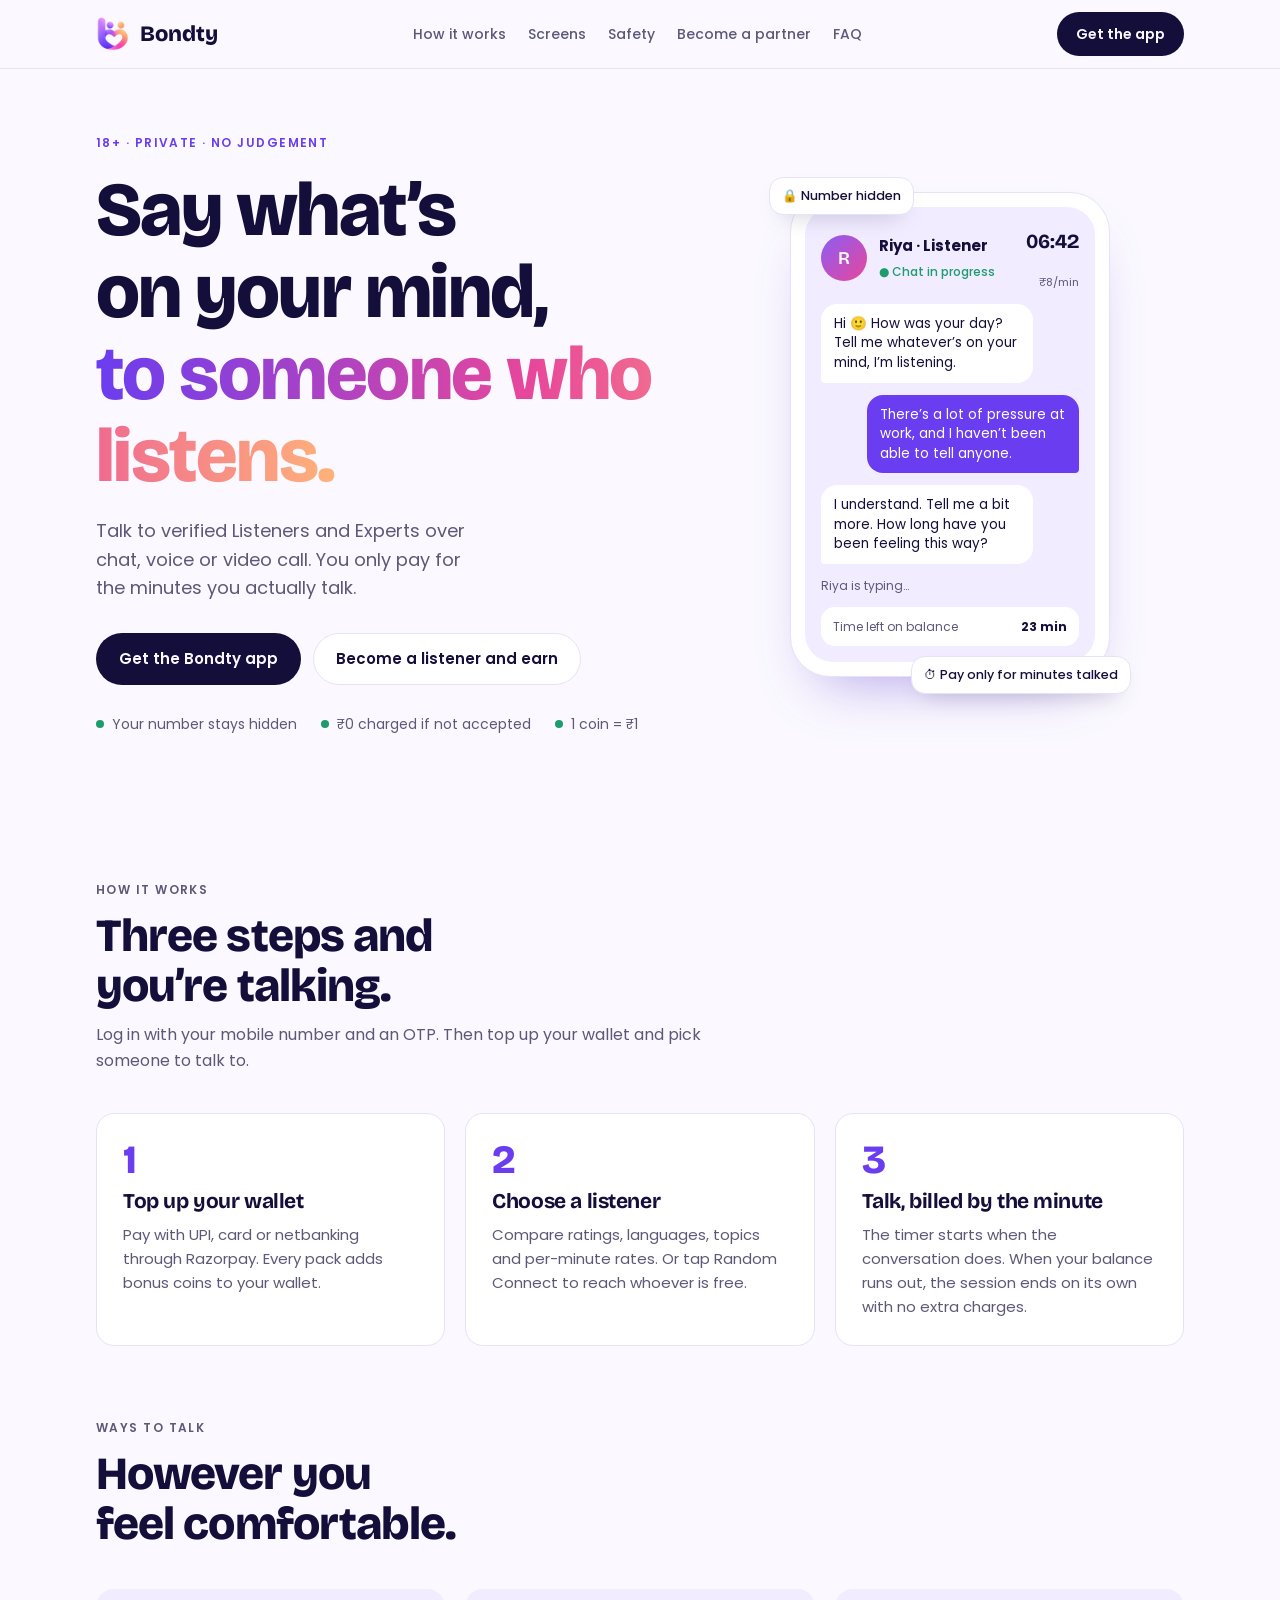
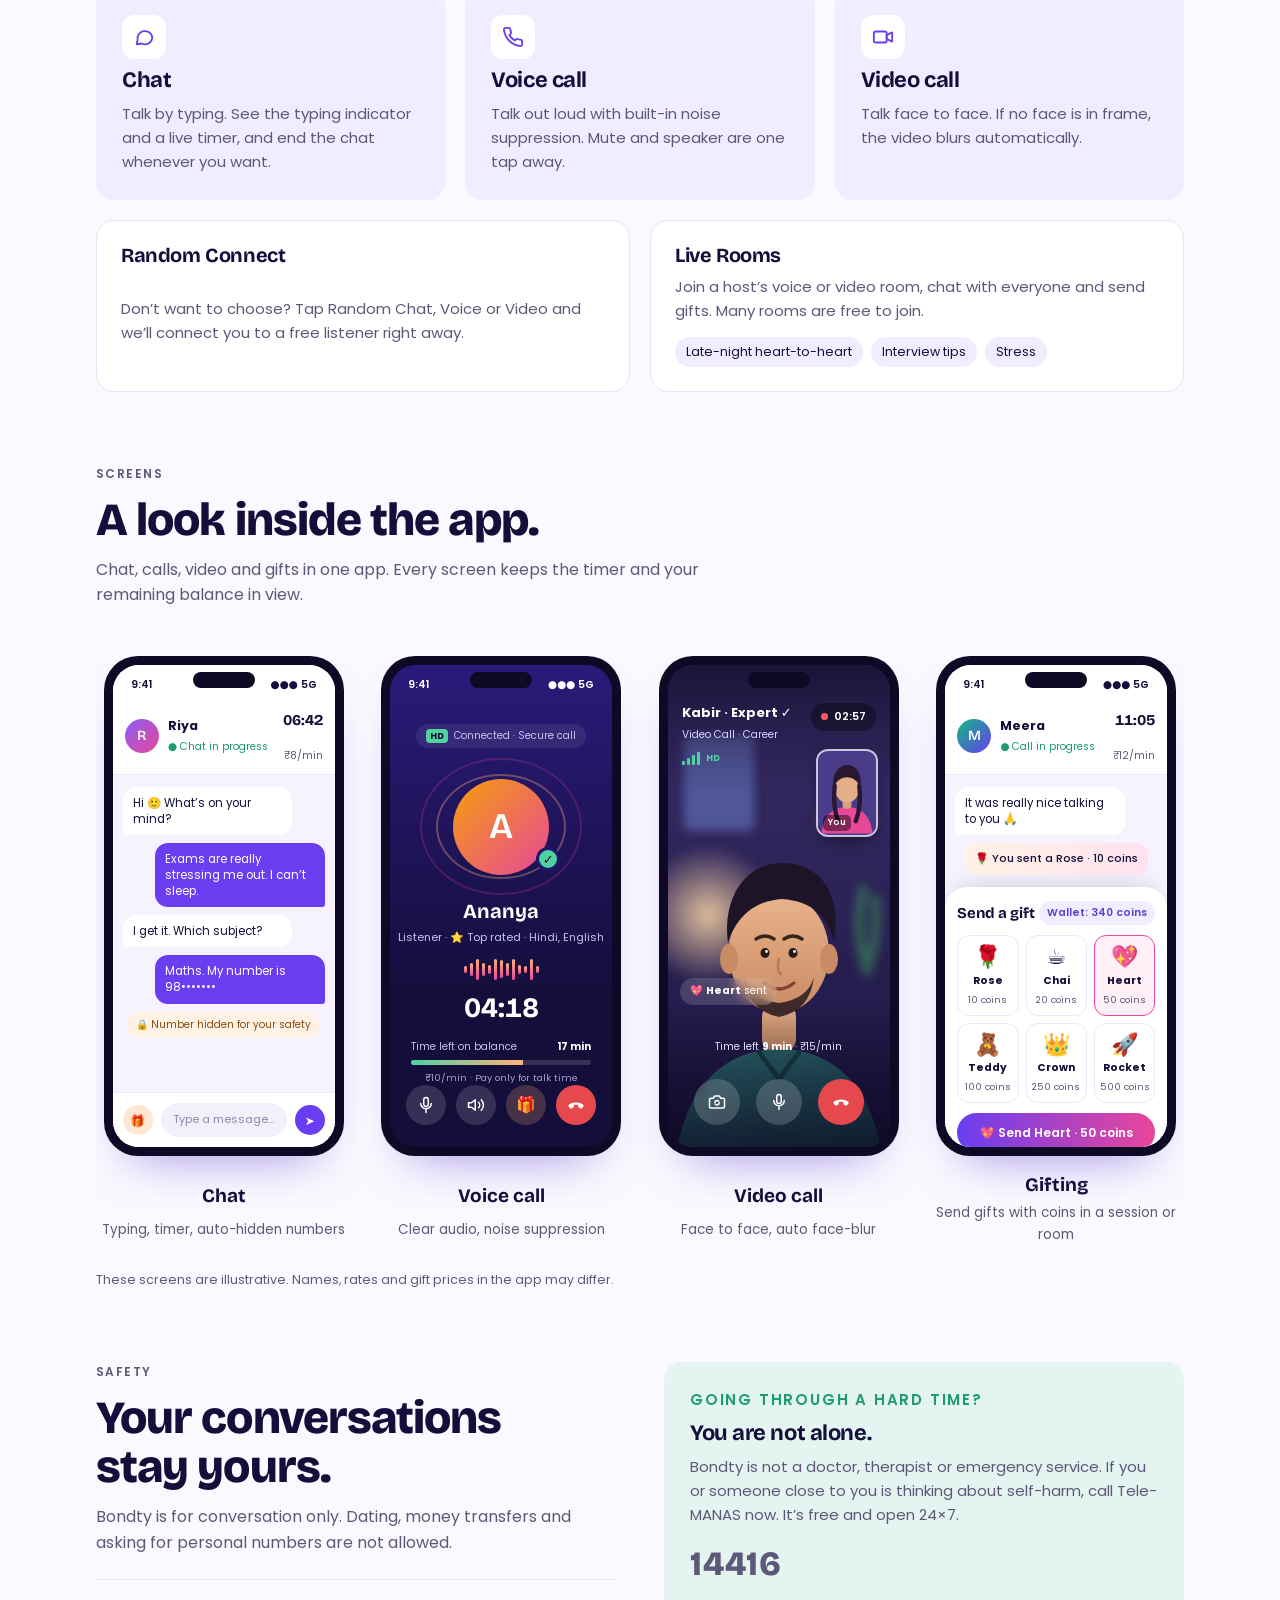
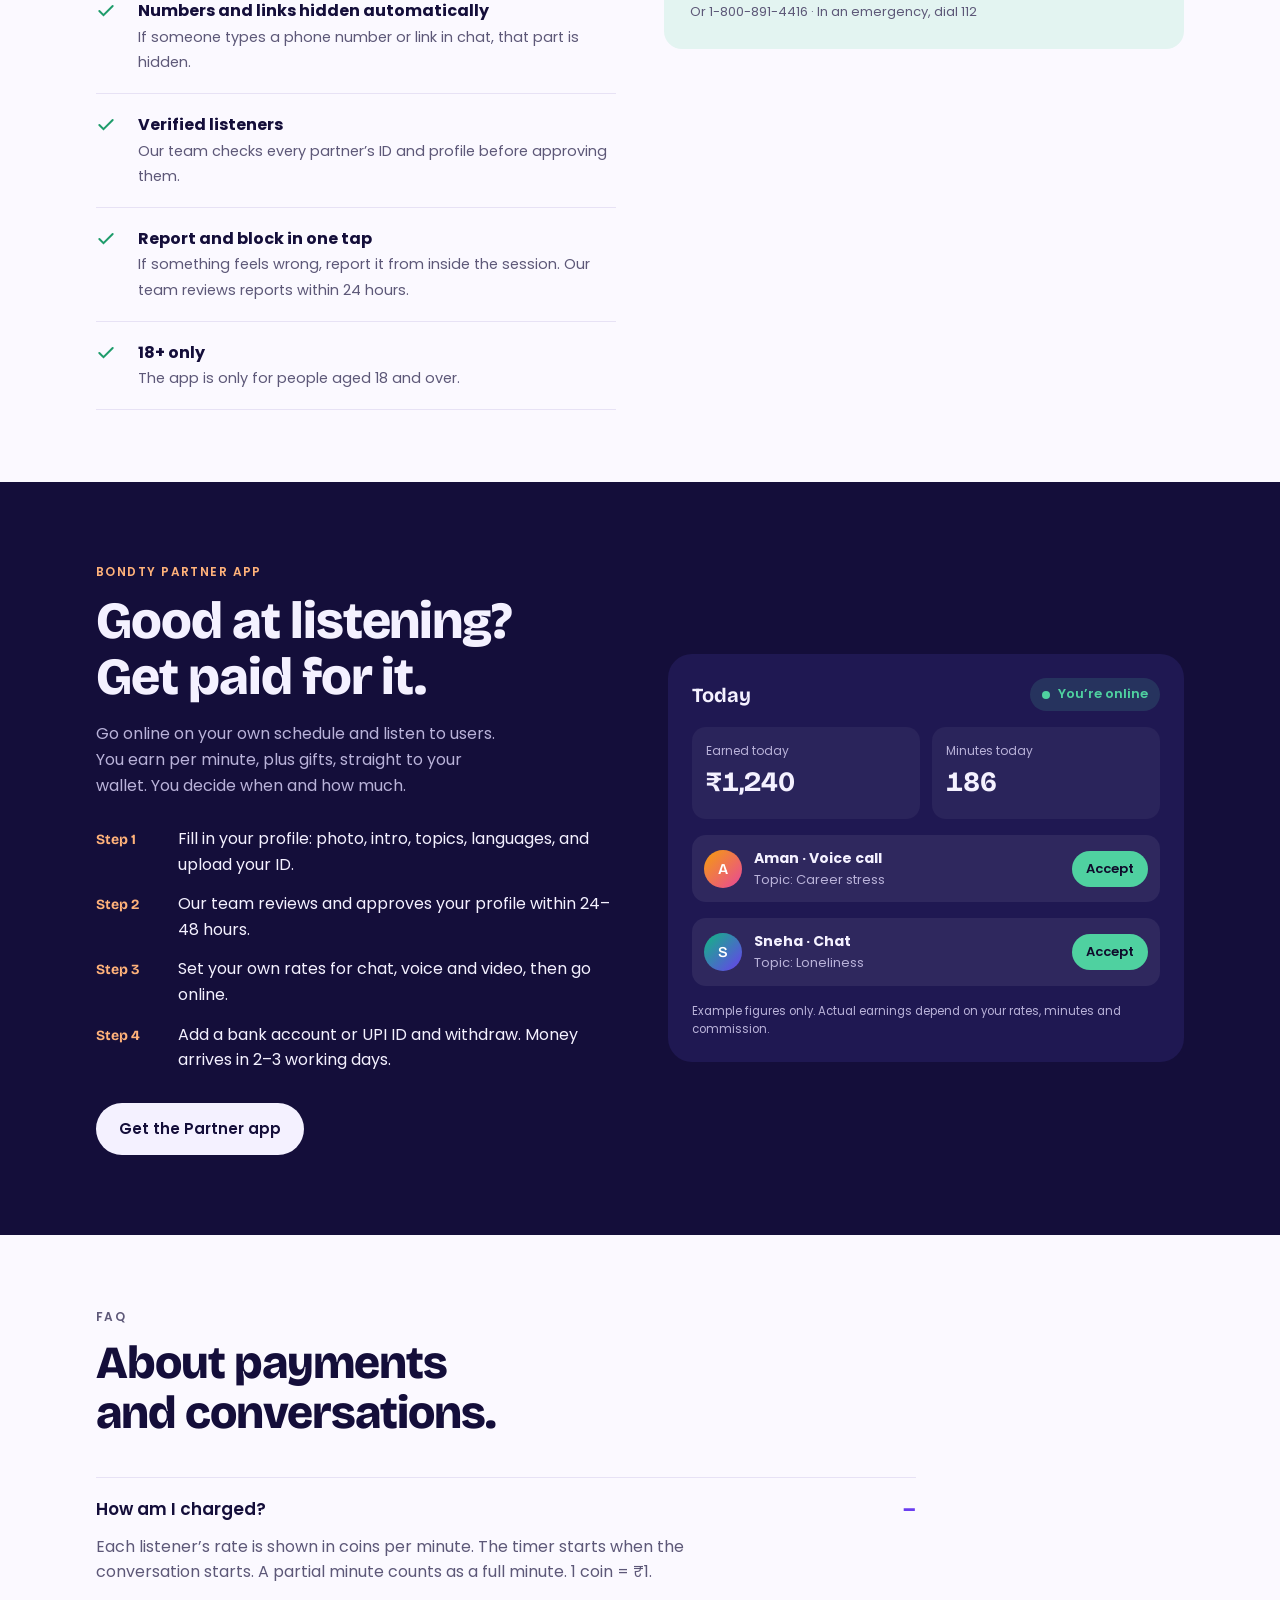
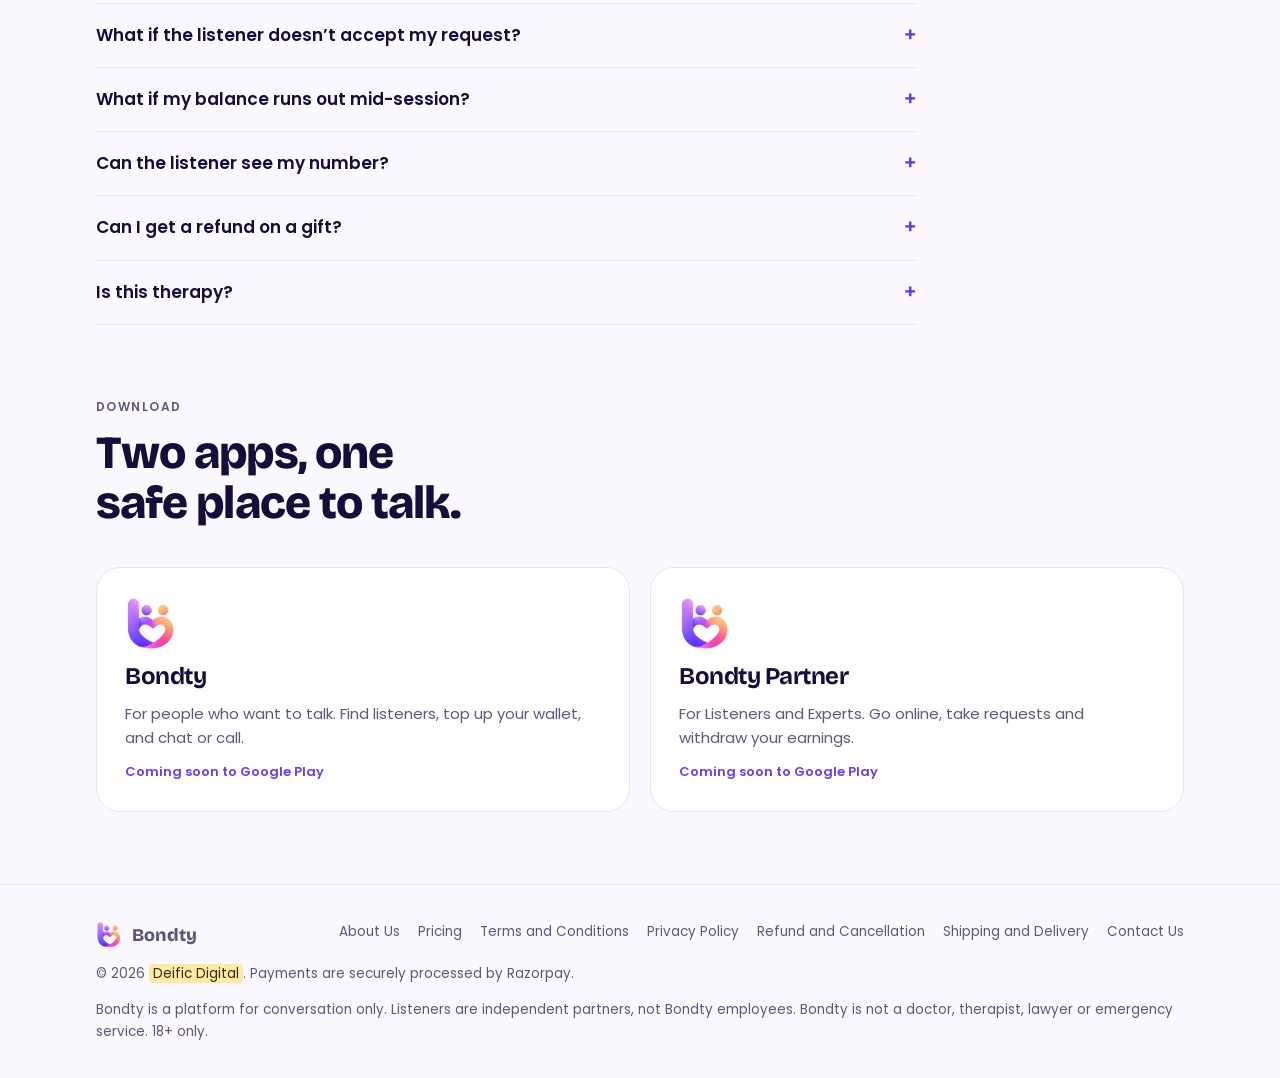
<file: index.html>
<!doctype html>
<html lang="en">
  <head>
    <meta charset="utf-8" />
    <meta
      name="viewport"
      content="width=device-width, initial-scale=1, viewport-fit=cover"
    />
    <title>Bondty</title>
    <meta
      name="description"
      content="Bondty: talk to verified listeners over chat, voice or video. Pay only for the minutes you talk."
    />
    <link rel="icon" href="logo.png" />
    <link rel="preconnect" href="https://fonts.googleapis.com" />
    <link rel="preconnect" href="https://fonts.gstatic.com" crossorigin />
    <link
      rel="stylesheet"
      href="https://fonts.googleapis.com/css2?family=Bricolage+Grotesque:opsz,wght@12..96,500;12..96,700;12..96,800&family=Poppins:wght@400;500;600&display=swap"
    />
    <link rel="stylesheet" href="styles.css" />
  </head>
  <body>
    <header class="nav">
      <div class="wrap">
        <a class="brand" href="#top"><img src="logo.png" alt="" />Bondty</a>
        <nav aria-label="Main">
          <a href="#kaise">How it works</a>
          <a href="#screens">Screens</a>
          <a href="#suraksha">Safety</a>
          <a href="#partner">Become a partner</a>
          <a href="#faq">FAQ</a>
        </nav>
        <a
          class="btn btn-main"
          href="#download"
          style="padding: 10px 18px; font-size: 14px"
          >Get the app</a
        >
      </div>
    </header>

    <main id="top">
      <section class="hero" style="padding: 0">
        <div class="wrap">
          <div>
            <p class="eyebrow">18+ · Private · No judgement</p>
            <h1 style="margin-top: 16px">
              Say what’s on your mind,<br /><span class="grad"
                >to someone who listens.</span
              >
            </h1>
            <p class="lede">
              Talk to verified Listeners and Experts over chat, voice or video
              call. You only pay for the minutes you actually talk.
            </p>
            <div class="ctas">
              <a class="btn btn-main" href="#download">Get the Bondty app</a>
              <a class="btn btn-ghost" href="#partner"
                >Become a listener and earn</a
              >
            </div>
            <div class="facts">
              <span><i></i>Your number stays hidden</span>
              <span><i></i>₹0 charged if not accepted</span>
              <span><i></i>1 coin = ₹1</span>
            </div>
          </div>

          <div class="phone" aria-label="Example of a chat session in the app">
            <div class="screen">
              <div class="ph-top">
                <div class="av a1">R</div>
                <div>
                  <b>Riya · Listener</b><small>● Chat in progress</small>
                </div>
                <div class="timer"><b>06:42</b><br />₹8/min</div>
              </div>
              <div class="bubble them">
                Hi 🙂 How was your day? Tell me whatever’s on your mind, I’m
                listening.
              </div>
              <div class="bubble me">
                There’s a lot of pressure at work, and I haven’t been able to
                tell anyone.
              </div>
              <div class="bubble them">
                I understand. Tell me a bit more. How long have you been feeling
                this way?
              </div>
              <div class="typing">Riya is typing…</div>
              <div class="meter">
                <span>Time left on balance</span><b>23 min</b>
              </div>
            </div>
            <div class="chip c1">🔒 Number hidden</div>
            <div class="chip c2">⏱ Pay only for minutes talked</div>
          </div>
        </div>
      </section>

      <section id="kaise">
        <div class="wrap">
          <div class="sec-head">
            <p class="eyebrow">How it works</p>
            <h2>Three steps and you’re talking.</h2>
            <p>
              Log in with your mobile number and an OTP. Then top up your wallet
              and pick someone to talk to.
            </p>
          </div>
          <ol class="steps">
            <li>
              <h3>Top up your wallet</h3>
              <p>
                Pay with UPI, card or netbanking through Razorpay. Every pack
                adds bonus coins to your wallet.
              </p>
            </li>
            <li>
              <h3>Choose a listener</h3>
              <p>
                Compare ratings, languages, topics and per-minute rates. Or tap
                Random Connect to reach whoever is free.
              </p>
            </li>
            <li>
              <h3>Talk, billed by the minute</h3>
              <p>
                The timer starts when the conversation does. When your balance
                runs out, the session ends on its own with no extra charges.
              </p>
            </li>
          </ol>
        </div>
      </section>

      <section style="padding-top: 0">
        <div class="wrap">
          <div class="sec-head">
            <p class="eyebrow">Ways to talk</p>
            <h2>However you feel comfortable.</h2>
          </div>
          <div class="ways">
            <div class="way">
              <div class="ic">
                <svg
                  width="22"
                  height="22"
                  viewBox="0 0 24 24"
                  fill="none"
                  stroke="currentColor"
                  stroke-width="2"
                  stroke-linecap="round"
                  stroke-linejoin="round"
                  aria-hidden="true"
                >
                  <path
                    d="M21 12a8 8 0 0 1-11.6 7.1L4 20l1-4.6A8 8 0 1 1 21 12z"
                  />
                </svg>
              </div>
              <h3>Chat</h3>
              <p>
                Talk by typing. See the typing indicator and a live timer, and
                end the chat whenever you want.
              </p>
            </div>
            <div class="way">
              <div class="ic">
                <svg
                  width="22"
                  height="22"
                  viewBox="0 0 24 24"
                  fill="none"
                  stroke="currentColor"
                  stroke-width="2"
                  stroke-linecap="round"
                  stroke-linejoin="round"
                  aria-hidden="true"
                >
                  <path
                    d="M22 16.9v3a2 2 0 0 1-2.2 2 19.8 19.8 0 0 1-8.6-3.1 19.5 19.5 0 0 1-6-6A19.8 19.8 0 0 1 2.1 4.2 2 2 0 0 1 4.1 2h3a2 2 0 0 1 2 1.7c.1 1 .4 1.9.7 2.8a2 2 0 0 1-.5 2.1L8 9.9a16 16 0 0 0 6 6l1.3-1.3a2 2 0 0 1 2.1-.4c.9.3 1.8.6 2.8.7a2 2 0 0 1 1.7 2z"
                  />
                </svg>
              </div>
              <h3>Voice call</h3>
              <p>
                Talk out loud with built-in noise suppression. Mute and speaker
                are one tap away.
              </p>
            </div>
            <div class="way">
              <div class="ic">
                <svg
                  width="22"
                  height="22"
                  viewBox="0 0 24 24"
                  fill="none"
                  stroke="currentColor"
                  stroke-width="2"
                  stroke-linecap="round"
                  stroke-linejoin="round"
                  aria-hidden="true"
                >
                  <rect x="2" y="6" width="14" height="12" rx="2" />
                  <path d="m16 10 6-3v10l-6-3z" />
                </svg>
              </div>
              <h3>Video call</h3>
              <p>
                Talk face to face. If no face is in frame, the video blurs
                automatically.
              </p>
            </div>
          </div>
          <div class="extras">
            <div class="extra">
              <h3>Random Connect</h3>
              <p>
                Don’t want to choose? Tap Random Chat, Voice or Video and we’ll
                connect you to a free listener right away.
              </p>
            </div>
            <div class="extra">
              <h3>Live Rooms</h3>
              <p>
                Join a host’s voice or video room, chat with everyone and send
                gifts. Many rooms are free to join.
              </p>
              <div class="tags">
                <span>Late-night heart-to-heart</span><span>Interview tips</span
                ><span>Stress</span>
              </div>
            </div>
          </div>
        </div>
      </section>

      <section id="screens" style="padding-top: 0">
        <div class="wrap">
          <div class="sec-head">
            <p class="eyebrow">Screens</p>
            <h2>A look inside the app.</h2>
            <p>
              Chat, calls, video and gifts in one app. Every screen keeps the
              timer and your remaining balance in view.
            </p>
          </div>
          <div class="shots-scroll">
            <div class="shots">
              <figure class="shot" style="margin: 0">
                <div class="mini">
                  <div class="scr">
                    <div class="sbar" style="background: #fff">
                      <span>9:41</span><span>●●● 5G</span>
                    </div>
                    <div class="ahead">
                      <div class="av a1">R</div>
                      <div><b>Riya</b><small>● Chat in progress</small></div>
                      <div class="tm"><b>06:42</b><br />₹8/min</div>
                    </div>
                    <div class="cbody">
                      <div class="cb t">Hi 🙂 What’s on your mind?</div>
                      <div class="cb m">
                        Exams are really stressing me out. I can’t sleep.
                      </div>
                      <div class="cb t">I get it. Which subject?</div>
                      <div class="cb m">Maths. My number is 98•••••••</div>
                      <div class="cnote">🔒 Number hidden for your safety</div>
                    </div>
                    <div class="cin">
                      <i class="g">🎁</i><span>Type a message…</span><i>➤</i>
                    </div>
                  </div>
                </div>
                <figcaption>
                  <b>Chat</b><span>Typing, timer, auto-hidden numbers</span>
                </figcaption>
              </figure>

              <figure class="shot" style="margin: 0">
                <div class="mini">
                  <div class="scr voice">
                    <div class="sbar"><span>9:41</span><span>●●● 5G</span></div>
                    <div class="vtag">
                      <span class="hd">HD</span> Connected · Secure call
                    </div>
                    <div class="ring">
                      <div class="av a2">A</div>
                      <span class="vbadge">✓</span>
                    </div>
                    <h4>Ananya</h4>
                    <p class="sub">Listener · ⭐ Top rated · Hindi, English</p>
                    <div class="wave" aria-hidden="true">
                      <i></i><i></i><i></i><i></i><i></i><i></i><i></i><i></i
                      ><i></i><i></i><i></i><i></i><i></i>
                    </div>
                    <p class="big">04:18</p>
                    <div class="balbar">
                      <div><span>Time left on balance</span><b>17 min</b></div>
                      <div class="track"><i style="width: 62%"></i></div>
                      <small>₹10/min · Pay only for talk time</small>
                    </div>
                    <div class="ctrls">
                      <i aria-label="Mute"
                        ><svg
                          width="18"
                          height="18"
                          viewBox="0 0 24 24"
                          fill="none"
                          stroke="currentColor"
                          stroke-width="2"
                          stroke-linecap="round"
                        >
                          <rect x="9" y="2" width="6" height="12" rx="3" />
                          <path d="M5 10a7 7 0 0 0 14 0M12 17v5" /></svg
                      ></i>
                      <i aria-label="Speaker"
                        ><svg
                          width="18"
                          height="18"
                          viewBox="0 0 24 24"
                          fill="none"
                          stroke="currentColor"
                          stroke-width="2"
                          stroke-linecap="round"
                          stroke-linejoin="round"
                        >
                          <path
                            d="M11 5 6 9H2v6h4l5 4zM15.5 8.5a5 5 0 0 1 0 7M19 5a10 10 0 0 1 0 14"
                          /></svg
                      ></i>
                      <i class="gift" aria-label="Send a gift">🎁</i>
                      <i class="end" aria-label="End call"
                        ><svg
                          width="20"
                          height="20"
                          viewBox="0 0 24 24"
                          fill="currentColor"
                        >
                          <path
                            d="M12 9c-3.2 0-6.2.9-8.6 2.6-.6.4-.8 1.2-.4 1.8l1.6 2.3c.4.6 1.2.8 1.8.5l2.3-1.1c.5-.2.8-.8.7-1.3l-.3-1.6c1.9-.6 4-.6 5.8 0l-.3 1.6c-.1.5.2 1.1.7 1.3l2.3 1.1c.6.3 1.4.1 1.8-.5l1.6-2.3c.4-.6.2-1.4-.4-1.8C18.2 9.9 15.2 9 12 9z"
                          /></svg
                      ></i>
                    </div>
                  </div>
                </div>
                <figcaption>
                  <b>Voice call</b><span>Clear audio, noise suppression</span>
                </figcaption>
              </figure>

              <figure class="shot" style="margin: 0">
                <div class="mini">
                  <div class="scr video">
                    <svg
                      class="room"
                      viewBox="0 0 222 482"
                      preserveAspectRatio="xMidYMid slice"
                      aria-hidden="true"
                    >
                      <defs>
                        <linearGradient id="wall" x1="0" y1="0" x2="0" y2="1">
                          <stop offset="0" stop-color="#3A2F6B" />
                          <stop offset="1" stop-color="#1C1540" />
                        </linearGradient>
                        <radialGradient id="lamp" cx="0.5" cy="0.5" r="0.5">
                          <stop
                            offset="0"
                            stop-color="#FFD9A8"
                            stop-opacity=".85"
                          />
                          <stop
                            offset="1"
                            stop-color="#FFD9A8"
                            stop-opacity="0"
                          />
                        </radialGradient>
                        <linearGradient id="skin" x1="0" y1="0" x2="0" y2="1">
                          <stop offset="0" stop-color="#E9B48C" />
                          <stop offset="1" stop-color="#C98B63" />
                        </linearGradient>
                        <linearGradient id="shirt" x1="0" y1="0" x2="1" y2="1">
                          <stop offset="0" stop-color="#2F6F73" />
                          <stop offset="1" stop-color="#1D4A52" />
                        </linearGradient>
                        <filter id="soft">
                          <feGaussianBlur stdDeviation="5" />
                        </filter>
                      </defs>
                      <rect width="222" height="482" fill="url(#wall)" />
                      <g filter="url(#soft)">
                        <rect
                          x="16"
                          y="70"
                          width="70"
                          height="96"
                          rx="6"
                          fill="#6C7FC9"
                          opacity=".55"
                        />
                        <rect
                          x="150"
                          y="150"
                          width="56"
                          height="10"
                          fill="#8A5A3C"
                          opacity=".8"
                        />
                        <rect
                          x="156"
                          y="118"
                          width="10"
                          height="32"
                          fill="#E8479A"
                          opacity=".7"
                        />
                        <rect
                          x="170"
                          y="124"
                          width="12"
                          height="26"
                          fill="#FFB27A"
                          opacity=".7"
                        />
                        <rect
                          x="186"
                          y="112"
                          width="9"
                          height="38"
                          fill="#6A3DF0"
                          opacity=".8"
                        />
                        <circle cx="40" cy="250" r="70" fill="url(#lamp)" />
                        <path
                          d="M196 220c-8 30-6 60 4 90M206 230c4 20 2 50-6 70"
                          stroke="#3E8A5A"
                          stroke-width="10"
                          opacity=".6"
                          fill="none"
                        />
                      </g>
                      <g transform="translate(0,26)">
                        <rect
                          x="94"
                          y="312"
                          width="34"
                          height="50"
                          rx="14"
                          fill="url(#skin)"
                        />
                        <path
                          d="M6 482c6-80 46-124 105-124s99 44 105 124z"
                          fill="url(#shirt)"
                        />
                        <path
                          d="M90 360l21 28 21-28"
                          fill="none"
                          stroke="#164046"
                          stroke-width="5"
                          stroke-linejoin="round"
                        />
                        <ellipse
                          cx="111"
                          cy="262"
                          rx="50"
                          ry="60"
                          fill="url(#skin)"
                        />
                        <ellipse
                          cx="61"
                          cy="268"
                          rx="9"
                          ry="15"
                          fill="#C98B63"
                        />
                        <ellipse
                          cx="161"
                          cy="268"
                          rx="9"
                          ry="15"
                          fill="#C98B63"
                        />
                        <path
                          d="M60 252c-6-46 18-80 54-80 38 0 60 30 52 78-6-24-22-40-52-42-28 2-46 18-54 44z"
                          fill="#1E1428"
                        />
                        <path
                          d="M88 248q9-6 18 0M116 248q9-6 18 0"
                          stroke="#3A2418"
                          stroke-width="3.4"
                          fill="none"
                          stroke-linecap="round"
                        />
                        <ellipse
                          cx="97"
                          cy="262"
                          rx="4.5"
                          ry="5"
                          fill="#2A1A14"
                        />
                        <ellipse
                          cx="125"
                          cy="262"
                          rx="4.5"
                          ry="5"
                          fill="#2A1A14"
                        />
                        <circle cx="98.5" cy="260.5" r="1.4" fill="#fff" />
                        <circle cx="126.5" cy="260.5" r="1.4" fill="#fff" />
                        <path
                          d="M111 268q-3 12 2 15"
                          stroke="#B57A55"
                          stroke-width="2.4"
                          fill="none"
                          stroke-linecap="round"
                        />
                        <path
                          d="M96 292q15 12 30 0"
                          stroke="#8A3E32"
                          stroke-width="3.4"
                          fill="none"
                          stroke-linecap="round"
                        />
                        <path
                          d="M76 286q4 34 35 40q31-6 35-40q-6 22-35 26q-29-4-35-26z"
                          fill="#2A1A20"
                          opacity=".85"
                        />
                      </g>
                    </svg>
                    <div class="vshade"></div>
                    <div class="top">
                      <div>
                        <b>Kabir · Expert ✓</b
                        ><small>Video Call · Career</small>
                      </div>
                      <span class="pill"><span class="rec"></span>02:57</span>
                    </div>
                    <div class="net" aria-hidden="true">
                      <i></i><i></i><i></i><i></i> HD
                    </div>
                    <div class="pip">
                      <svg viewBox="0 0 66 92" aria-hidden="true">
                        <rect width="66" height="92" fill="#4B3C8A" />
                        <path
                          d="M4 92c2-20 13-30 29-30s27 10 29 30z"
                          fill="#E8479A"
                        />
                        <rect
                          x="28"
                          y="50"
                          width="10"
                          height="14"
                          rx="4"
                          fill="#D9A07C"
                        />
                        <ellipse
                          cx="33"
                          cy="40"
                          rx="14"
                          ry="17"
                          fill="#E3AE88"
                        />
                        <path
                          d="M18 40c-3-16 6-26 15-26 11 0 18 10 15 26-3-8-8-12-15-12s-12 4-15 12z"
                          fill="#2A1730"
                        />
                        <path
                          d="M19 38c-2 14 0 30 4 40M47 38c2 14 0 30-4 40"
                          stroke="#2A1730"
                          stroke-width="5"
                          fill="none"
                          stroke-linecap="round"
                        />
                      </svg>
                      <span>You</span>
                    </div>
                    <div class="vgift">💖 <b>Heart</b> sent</div>
                    <div class="vbal">Time left <b>9 min</b> · ₹15/min</div>
                    <div class="ctrls">
                      <i aria-label="Flip camera"
                        ><svg
                          width="18"
                          height="18"
                          viewBox="0 0 24 24"
                          fill="none"
                          stroke="currentColor"
                          stroke-width="2"
                          stroke-linecap="round"
                          stroke-linejoin="round"
                        >
                          <path
                            d="M20 7h-3l-2-3H9L7 7H4a2 2 0 0 0-2 2v9a2 2 0 0 0 2 2h16a2 2 0 0 0 2-2V9a2 2 0 0 0-2-2z"
                          />
                          <path
                            d="M9 13a3 3 0 0 1 5.2-2M15 13a3 3 0 0 1-5.2 2"
                          /></svg
                      ></i>
                      <i aria-label="Mute"
                        ><svg
                          width="18"
                          height="18"
                          viewBox="0 0 24 24"
                          fill="none"
                          stroke="currentColor"
                          stroke-width="2"
                          stroke-linecap="round"
                        >
                          <rect x="9" y="2" width="6" height="12" rx="3" />
                          <path d="M5 10a7 7 0 0 0 14 0M12 17v5" /></svg
                      ></i>
                      <i class="end" aria-label="End call"
                        ><svg
                          width="20"
                          height="20"
                          viewBox="0 0 24 24"
                          fill="currentColor"
                        >
                          <path
                            d="M12 9c-3.2 0-6.2.9-8.6 2.6-.6.4-.8 1.2-.4 1.8l1.6 2.3c.4.6 1.2.8 1.8.5l2.3-1.1c.5-.2.8-.8.7-1.3l-.3-1.6c1.9-.6 4-.6 5.8 0l-.3 1.6c-.1.5.2 1.1.7 1.3l2.3 1.1c.6.3 1.4.1 1.8-.5l1.6-2.3c.4-.6.2-1.4-.4-1.8C18.2 9.9 15.2 9 12 9z"
                          /></svg
                      ></i>
                    </div>
                  </div>
                </div>
                <figcaption>
                  <b>Video call</b><span>Face to face, auto face-blur</span>
                </figcaption>
              </figure>

              <figure class="shot" style="margin: 0">
                <div class="mini">
                  <div class="scr">
                    <div class="sbar" style="background: #fff">
                      <span>9:41</span><span>●●● 5G</span>
                    </div>
                    <div class="ahead">
                      <div class="av a3">M</div>
                      <div><b>Meera</b><small>● Call in progress</small></div>
                      <div class="tm"><b>11:05</b><br />₹12/min</div>
                    </div>
                    <div class="gift-bg">
                      <div class="cb t">
                        It was really nice talking to you 🙏
                      </div>
                      <div class="gtoast">🌹 You sent a Rose · 10 coins</div>
                    </div>
                    <div class="gift-sheet">
                      <div class="gh">
                        <b>Send a gift</b><span>Wallet: 340 coins</span>
                      </div>
                      <div class="ggrid">
                        <div class="gi">
                          <em>🌹</em><b>Rose</b><small>10 coins</small>
                        </div>
                        <div class="gi">
                          <em>☕</em><b>Chai</b><small>20 coins</small>
                        </div>
                        <div class="gi sel">
                          <em>💖</em><b>Heart</b><small>50 coins</small>
                        </div>
                        <div class="gi">
                          <em>🧸</em><b>Teddy</b><small>100 coins</small>
                        </div>
                        <div class="gi">
                          <em>👑</em><b>Crown</b><small>250 coins</small>
                        </div>
                        <div class="gi">
                          <em>🚀</em><b>Rocket</b><small>500 coins</small>
                        </div>
                      </div>
                      <div class="gbtn">💖 Send Heart · 50 coins</div>
                    </div>
                  </div>
                </div>
                <figcaption>
                  <b>Gifting</b
                  ><span>Send gifts with coins in a session or room</span>
                </figcaption>
              </figure>
            </div>
          </div>
          <p style="font-size: 12.5px; color: var(--muted); margin-top: 4px">
            These screens are illustrative. Names, rates and gift prices in the
            app may differ.
          </p>
        </div>
      </section>

      <section id="suraksha" style="padding-top: 0">
        <div class="wrap safety">
          <div>
            <div class="sec-head" style="margin-bottom: 24px">
              <p class="eyebrow">Safety</p>
              <h2>Your conversations stay yours.</h2>
              <p>
                Bondty is for conversation only. Dating, money transfers and
                asking for personal numbers are not allowed.
              </p>
            </div>
            <ul class="safe-list">
              <li>
                <svg
                  width="20"
                  height="20"
                  viewBox="0 0 24 24"
                  fill="none"
                  stroke="currentColor"
                  stroke-width="2.4"
                  stroke-linecap="round"
                  aria-hidden="true"
                >
                  <path d="M20 6 9 17l-5-5" />
                </svg>
                <div>
                  <b>Numbers and links hidden automatically</b
                  ><span
                    >If someone types a phone number or link in chat, that part
                    is hidden.</span
                  >
                </div>
              </li>
              <li>
                <svg
                  width="20"
                  height="20"
                  viewBox="0 0 24 24"
                  fill="none"
                  stroke="currentColor"
                  stroke-width="2.4"
                  stroke-linecap="round"
                  aria-hidden="true"
                >
                  <path d="M20 6 9 17l-5-5" />
                </svg>
                <div>
                  <b>Verified listeners</b
                  ><span
                    >Our team checks every partner’s ID and profile before
                    approving them.</span
                  >
                </div>
              </li>
              <li>
                <svg
                  width="20"
                  height="20"
                  viewBox="0 0 24 24"
                  fill="none"
                  stroke="currentColor"
                  stroke-width="2.4"
                  stroke-linecap="round"
                  aria-hidden="true"
                >
                  <path d="M20 6 9 17l-5-5" />
                </svg>
                <div>
                  <b>Report and block in one tap</b
                  ><span
                    >If something feels wrong, report it from inside the
                    session. Our team reviews reports within 24 hours.</span
                  >
                </div>
              </li>
              <li>
                <svg
                  width="20"
                  height="20"
                  viewBox="0 0 24 24"
                  fill="none"
                  stroke="currentColor"
                  stroke-width="2.4"
                  stroke-linecap="round"
                  aria-hidden="true"
                >
                  <path d="M20 6 9 17l-5-5" />
                </svg>
                <div>
                  <b>18+ only</b
                  ><span>The app is only for people aged 18 and over.</span>
                </div>
              </li>
            </ul>
          </div>
          <aside class="help">
            <p class="eyebrow" style="color: var(--ok)">
              Going through a hard time?
            </p>
            <h3>You are not alone.</h3>
            <p>
              Bondty is not a doctor, therapist or emergency service. If you or
              someone close to you is thinking about self-harm, call Tele-MANAS
              now. It’s free and open 24×7.
            </p>
            <p class="num">14416</p>
            <p style="font-size: 13px">
              Or 1-800-891-4416 · In an emergency, dial 112
            </p>
          </aside>
        </div>
      </section>

      <section id="partner" class="partner" style="padding: 0">
        <div class="wrap">
          <div>
            <p class="eyebrow">Bondty Partner app</p>
            <h2>Good at listening?<br />Get paid for it.</h2>
            <p class="lede">
              Go online on your own schedule and listen to users. You earn per
              minute, plus gifts, straight to your wallet. You decide when and
              how much.
            </p>
            <ol class="psteps">
              <li>
                <em>Step 1</em
                ><span
                  >Fill in your profile: photo, intro, topics, languages, and
                  upload your ID.</span
                >
              </li>
              <li>
                <em>Step 2</em
                ><span
                  >Our team reviews and approves your profile within 24–48
                  hours.</span
                >
              </li>
              <li>
                <em>Step 3</em
                ><span
                  >Set your own rates for chat, voice and video, then go
                  online.</span
                >
              </li>
              <li>
                <em>Step 4</em
                ><span
                  >Add a bank account or UPI ID and withdraw. Money arrives in
                  2–3 working days.</span
                >
              </li>
            </ol>
            <a class="btn btn-main" href="#download">Get the Partner app</a>
          </div>
          <div class="earn" aria-label="Example partner dashboard">
            <div class="earn-top">
              <b style="font-family: var(--display); font-size: 20px">Today</b>
              <span class="online"><i></i>You’re online</span>
            </div>
            <div class="stats">
              <div class="stat"><small>Earned today</small><b>₹1,240</b></div>
              <div class="stat"><small>Minutes today</small><b>186</b></div>
            </div>
            <div class="req">
              <div class="av a2">A</div>
              <div class="who">
                <b>Aman · Voice call</b><span>Topic: Career stress</span>
              </div>
              <button type="button" id="acc1">Accept</button>
            </div>
            <div class="req">
              <div class="av a3">S</div>
              <div class="who">
                <b>Sneha · Chat</b><span>Topic: Loneliness</span>
              </div>
              <button type="button" id="acc2">Accept</button>
            </div>
            <p class="example">
              Example figures only. Actual earnings depend on your rates,
              minutes and commission.
            </p>
          </div>
        </div>
      </section>

      <section id="faq">
        <div class="wrap">
          <div class="sec-head">
            <p class="eyebrow">FAQ</p>
            <h2>About payments and conversations.</h2>
          </div>
          <div class="faq">
            <details open>
              <summary>How am I charged?</summary>
              <p>
                Each listener’s rate is shown in coins per minute. The timer
                starts when the conversation starts. A partial minute counts as
                a full minute. 1 coin = ₹1.
              </p>
            </details>
            <details>
              <summary>What if the listener doesn’t accept my request?</summary>
              <p>
                You aren’t charged. Nothing leaves your wallet until the
                conversation starts.
              </p>
            </details>
            <details>
              <summary>What if my balance runs out mid-session?</summary>
              <p>
                The session ends automatically. You get a warning when your
                balance is low, and you can top up to keep talking.
              </p>
            </details>
            <details>
              <summary>Can the listener see my number?</summary>
              <p>
                No. Listeners only see your first name, and you can use any name
                you like instead of your real one.
              </p>
            </details>
            <details>
              <summary>Can I get a refund on a gift?</summary>
              <p>
                No. Gifts are entirely optional, and gifts that have been sent
                can’t be refunded.
              </p>
            </details>
            <details>
              <summary>Is this therapy?</summary>
              <p>
                No. Bondty is for conversation and feeling lighter. For medical,
                legal or financial decisions, always consult a qualified
                professional.
              </p>
            </details>
          </div>
        </div>
      </section>

      <section id="download" style="padding-top: 0">
        <div class="wrap download">
          <div class="sec-head">
            <p class="eyebrow">Download</p>
            <h2>Two apps, one safe place to talk.</h2>
          </div>
          <div class="dl-grid">
            <div class="dl">
              <img src="logo.png" alt="" />
              <h3>Bondty</h3>
              <p>
                For people who want to talk. Find listeners, top up your wallet,
                and chat or call.
              </p>
              <p class="soon">Coming soon to Google Play</p>
            </div>
            <div class="dl">
              <img src="logo.png" alt="" />
              <h3>Bondty Partner</h3>
              <p>
                For Listeners and Experts. Go online, take requests and withdraw
                your earnings.
              </p>
              <p class="soon">Coming soon to Google Play</p>
            </div>
          </div>
        </div>
      </section>
    </main>

    <footer>
      <div class="wrap">
        <div class="row">
          <a class="brand" href="#top" style="font-size: 18px"
            ><img src="logo.png" alt="" style="width: 26px" />Bondty</a
          >
          <nav class="flinks" aria-label="Legal">
            <a href="about.html">About Us</a><a href="pricing.html">Pricing</a
            ><a href="terms.html">Terms and Conditions</a
            ><a href="privacy.html">Privacy Policy</a
            ><a href="refunds.html">Refund and Cancellation</a
            ><a href="shipping.html">Shipping and Delivery</a
            ><a href="contact.html">Contact Us</a>
          </nav>
        </div>
        <p>
          © 2026 <mark class="ph">Deific Digital</mark>. Payments are securely
          processed by Razorpay.
        </p>
        <p>
          Bondty is a platform for conversation only. Listeners are independent
          partners, not Bondty employees. Bondty is not a doctor, therapist,
          lawyer or emergency service. 18+ only.
        </p>
      </div>
    </footer>

    <script>
      ["acc1", "acc2"].forEach(function (id) {
        var b = document.getElementById(id);
        b.addEventListener("click", function () {
          b.textContent = "Connecting…";
          b.disabled = true;
          setTimeout(function () {
            b.textContent = "Accepted ✓";
          }, 900);
        });
      });
    </script>
  </body>
</html>
</file>
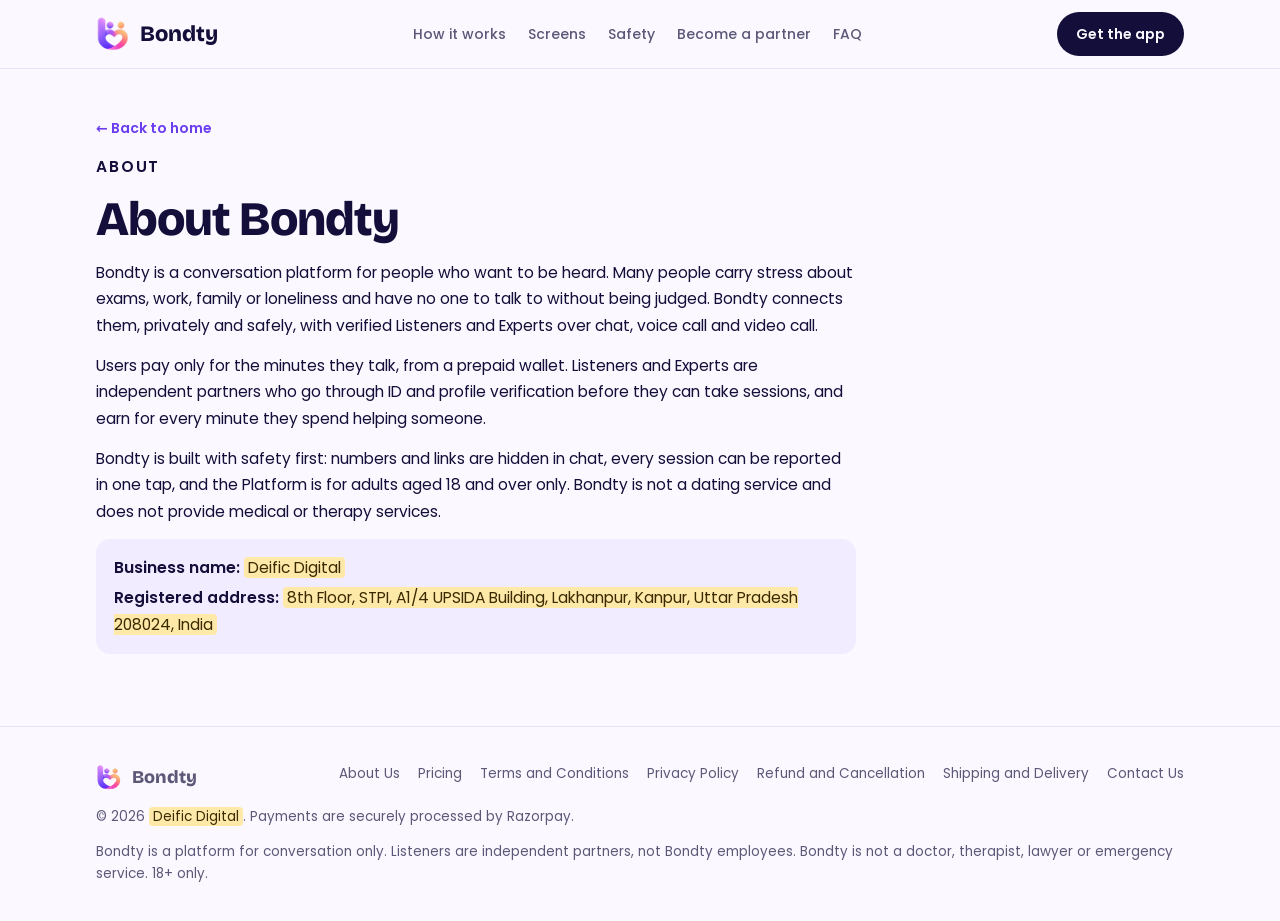
<file: about.html>
<!doctype html>
<html lang="en">
  <head>
    <meta charset="utf-8" />
    <meta
      name="viewport"
      content="width=device-width, initial-scale=1, viewport-fit=cover"
    />
    <title>About Us · Bondty</title>
    <meta
      name="description"
      content="About Bondty, a conversation platform for people who want to be heard."
    />
    <link rel="icon" href="logo.png" />
    <link rel="preconnect" href="https://fonts.googleapis.com" />
    <link rel="preconnect" href="https://fonts.gstatic.com" crossorigin />
    <link
      rel="stylesheet"
      href="https://fonts.googleapis.com/css2?family=Bricolage+Grotesque:opsz,wght@12..96,500;12..96,700;12..96,800&family=Poppins:wght@400;500;600&display=swap"
    />
    <link rel="stylesheet" href="styles.css" />
  </head>
  <body>
    <header class="nav">
      <div class="wrap">
        <a class="brand" href="index.html"
          ><img src="logo.png" alt="" />Bondty</a
        >
        <nav aria-label="Main">
          <a href="index.html#kaise">How it works</a>
          <a href="index.html#screens">Screens</a>
          <a href="index.html#suraksha">Safety</a>
          <a href="index.html#partner">Become a partner</a>
          <a href="index.html#faq">FAQ</a>
        </nav>
        <a
          class="btn btn-main"
          href="index.html#download"
          style="padding: 10px 18px; font-size: 14px"
          >Get the app</a
        >
      </div>
    </header>

    <main class="legal-root">
      <div class="wrap">
        <article class="legal">
          <a class="back" href="index.html">← Back to home</a>
          <p class="eyebrow">About</p>
          <h1>About Bondty</h1>
          <p>
            Bondty is a conversation platform for people who want to be heard.
            Many people carry stress about exams, work, family or loneliness and
            have no one to talk to without being judged. Bondty connects them,
            privately and safely, with verified Listeners and Experts over chat,
            voice call and video call.
          </p>
          <p>
            Users pay only for the minutes they talk, from a prepaid wallet.
            Listeners and Experts are independent partners who go through ID and
            profile verification before they can take sessions, and earn for
            every minute they spend helping someone.
          </p>
          <p>
            Bondty is built with safety first: numbers and links are hidden in
            chat, every session can be reported in one tap, and the Platform is
            for adults aged 18 and over only. Bondty is not a dating service and
            does not provide medical or therapy services.
          </p>
          <div class="card-info">
            <p>
              <strong>Business name:</strong>
              <mark class="ph">Deific Digital</mark>
            </p>
            <p>
              <strong>Registered address:</strong>
              <mark class="ph"
                >8th Floor, STPI, A1/4 UPSIDA Building, Lakhanpur, Kanpur, Uttar
                Pradesh 208024, India</mark
              >
            </p>
          </div>
        </article>
      </div>
    </main>

    <footer>
      <div class="wrap">
        <div class="row">
          <a class="brand" href="index.html" style="font-size: 18px"
            ><img src="logo.png" alt="" style="width: 26px" />Bondty</a
          >
          <nav class="flinks" aria-label="Legal">
            <a href="about.html">About Us</a><a href="pricing.html">Pricing</a
            ><a href="terms.html">Terms and Conditions</a
            ><a href="privacy.html">Privacy Policy</a
            ><a href="refunds.html">Refund and Cancellation</a
            ><a href="shipping.html">Shipping and Delivery</a
            ><a href="contact.html">Contact Us</a>
          </nav>
        </div>
        <p>
          © 2026 <mark class="ph">Deific Digital</mark>. Payments are securely
          processed by Razorpay.
        </p>
        <p>
          Bondty is a platform for conversation only. Listeners are independent
          partners, not Bondty employees. Bondty is not a doctor, therapist,
          lawyer or emergency service. 18+ only.
        </p>
      </div>
    </footer>
  </body>
</html>
</file>
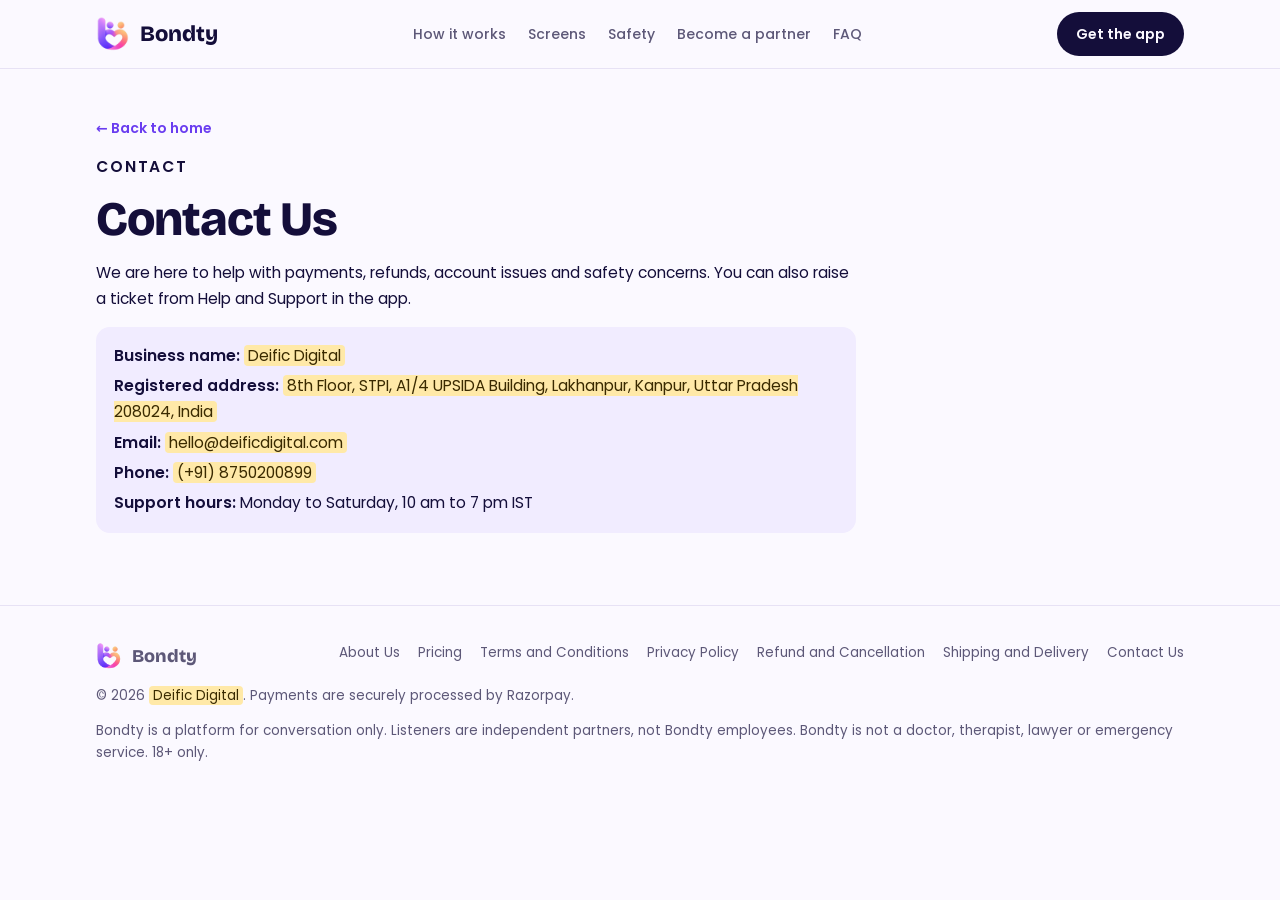
<file: contact.html>
<!doctype html>
<html lang="en">
  <head>
    <meta charset="utf-8" />
    <meta
      name="viewport"
      content="width=device-width, initial-scale=1, viewport-fit=cover"
    />
    <title>Contact Us · Bondty</title>
    <meta
      name="description"
      content="Contact Bondty support and the Grievance Officer."
    />
    <link rel="icon" href="logo.png" />
    <link rel="preconnect" href="https://fonts.googleapis.com" />
    <link rel="preconnect" href="https://fonts.gstatic.com" crossorigin />
    <link
      rel="stylesheet"
      href="https://fonts.googleapis.com/css2?family=Bricolage+Grotesque:opsz,wght@12..96,500;12..96,700;12..96,800&family=Poppins:wght@400;500;600&display=swap"
    />
    <link rel="stylesheet" href="styles.css" />
  </head>
  <body>
    <header class="nav">
      <div class="wrap">
        <a class="brand" href="index.html"
          ><img src="logo.png" alt="" />Bondty</a
        >
        <nav aria-label="Main">
          <a href="index.html#kaise">How it works</a>
          <a href="index.html#screens">Screens</a>
          <a href="index.html#suraksha">Safety</a>
          <a href="index.html#partner">Become a partner</a>
          <a href="index.html#faq">FAQ</a>
        </nav>
        <a
          class="btn btn-main"
          href="index.html#download"
          style="padding: 10px 18px; font-size: 14px"
          >Get the app</a
        >
      </div>
    </header>

    <main class="legal-root">
      <div class="wrap">
        <article class="legal">
          <a class="back" href="index.html">← Back to home</a>
          <p class="eyebrow">Contact</p>
          <h1>Contact Us</h1>
          <p>
            We are here to help with payments, refunds, account issues and
            safety concerns. You can also raise a ticket from Help and Support
            in the app.
          </p>
          <div class="card-info">
            <p>
              <strong>Business name:</strong>
              <mark class="ph">Deific Digital</mark>
            </p>
            <p>
              <strong>Registered address:</strong>
              <mark class="ph"
                >8th Floor, STPI, A1/4 UPSIDA Building, Lakhanpur, Kanpur, Uttar
                Pradesh 208024, India</mark
              >
            </p>
            <p>
              <strong>Email:</strong>
              <mark class="ph">hello@deificdigital.com</mark>
            </p>
            <p>
              <strong>Phone:</strong> <mark class="ph">(+91) 8750200899</mark>
            </p>
            <p>
              <strong>Support hours:</strong> Monday to Saturday, 10 am to 7 pm
              IST
            </p>
          </div>
          <!-- <h2>Grievance Officer</h2>
  <div class="card-info">
    <p><strong>Name:</strong> <mark class="ph">[Full name]</mark></p>
    <p><strong>Email:</strong> <mark class="ph">[Grievance email]</mark></p>
  </div>
  <p>We reply to all queries within 24 hours on working days.</p> -->
        </article>
      </div>
    </main>

    <footer>
      <div class="wrap">
        <div class="row">
          <a class="brand" href="index.html" style="font-size: 18px"
            ><img src="logo.png" alt="" style="width: 26px" />Bondty</a
          >
          <nav class="flinks" aria-label="Legal">
            <a href="about.html">About Us</a><a href="pricing.html">Pricing</a
            ><a href="terms.html">Terms and Conditions</a
            ><a href="privacy.html">Privacy Policy</a
            ><a href="refunds.html">Refund and Cancellation</a
            ><a href="shipping.html">Shipping and Delivery</a
            ><a href="contact.html">Contact Us</a>
          </nav>
        </div>
        <p>
          © 2026 <mark class="ph">Deific Digital</mark>. Payments are securely
          processed by Razorpay.
        </p>
        <p>
          Bondty is a platform for conversation only. Listeners are independent
          partners, not Bondty employees. Bondty is not a doctor, therapist,
          lawyer or emergency service. 18+ only.
        </p>
      </div>
    </footer>
  </body>
</html>
</file>
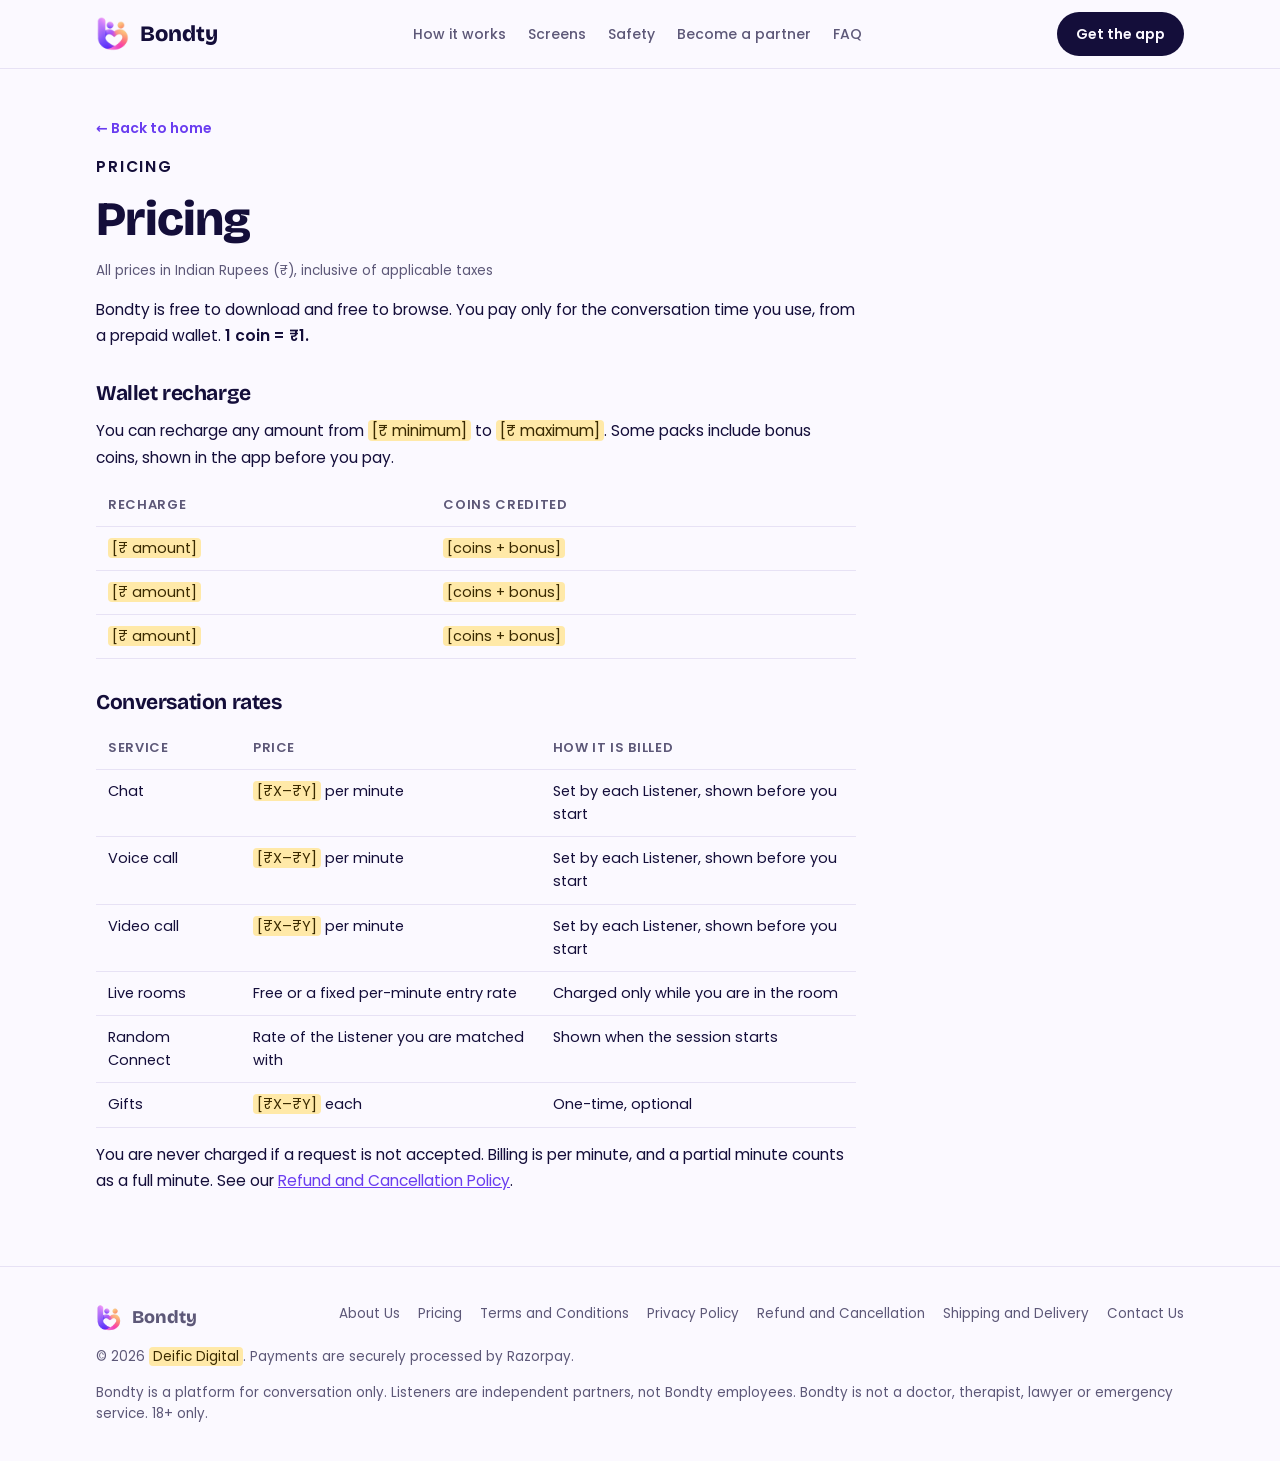
<file: pricing.html>
<!doctype html>
<html lang="en">
  <head>
    <meta charset="utf-8" />
    <meta
      name="viewport"
      content="width=device-width, initial-scale=1, viewport-fit=cover"
    />
    <title>Pricing · Bondty</title>
    <meta
      name="description"
      content="Bondty wallet recharge and per-minute conversation pricing."
    />
    <link rel="icon" href="logo.png" />
    <link rel="preconnect" href="https://fonts.googleapis.com" />
    <link rel="preconnect" href="https://fonts.gstatic.com" crossorigin />
    <link
      rel="stylesheet"
      href="https://fonts.googleapis.com/css2?family=Bricolage+Grotesque:opsz,wght@12..96,500;12..96,700;12..96,800&family=Poppins:wght@400;500;600&display=swap"
    />
    <link rel="stylesheet" href="styles.css" />
  </head>
  <body>
    <header class="nav">
      <div class="wrap">
        <a class="brand" href="index.html"
          ><img src="logo.png" alt="" />Bondty</a
        >
        <nav aria-label="Main">
          <a href="index.html#kaise">How it works</a>
          <a href="index.html#screens">Screens</a>
          <a href="index.html#suraksha">Safety</a>
          <a href="index.html#partner">Become a partner</a>
          <a href="index.html#faq">FAQ</a>
        </nav>
        <a
          class="btn btn-main"
          href="index.html#download"
          style="padding: 10px 18px; font-size: 14px"
          >Get the app</a
        >
      </div>
    </header>

    <main class="legal-root">
      <div class="wrap">
        <article class="legal">
          <a class="back" href="index.html">← Back to home</a>
          <p class="eyebrow">Pricing</p>
          <h1>Pricing</h1>
          <p class="meta">
            All prices in Indian Rupees (₹), inclusive of applicable taxes
          </p>
          <p>
            Bondty is free to download and free to browse. You pay only for the
            conversation time you use, from a prepaid wallet.
            <strong>1 coin = ₹1.</strong>
          </p>
          <h2>Wallet recharge</h2>
          <p>
            You can recharge any amount from
            <mark class="ph">[₹ minimum]</mark> to
            <mark class="ph">[₹ maximum]</mark>. Some packs include bonus coins,
            shown in the app before you pay.
          </p>
          <div class="table-wrap">
            <table>
              <thead>
                <tr>
                  <th>Recharge</th>
                  <th>Coins credited</th>
                </tr>
              </thead>
              <tbody>
                <tr>
                  <td><mark class="ph">[₹ amount]</mark></td>
                  <td><mark class="ph">[coins + bonus]</mark></td>
                </tr>
                <tr>
                  <td><mark class="ph">[₹ amount]</mark></td>
                  <td><mark class="ph">[coins + bonus]</mark></td>
                </tr>
                <tr>
                  <td><mark class="ph">[₹ amount]</mark></td>
                  <td><mark class="ph">[coins + bonus]</mark></td>
                </tr>
              </tbody>
            </table>
          </div>
          <h2>Conversation rates</h2>
          <div class="table-wrap">
            <table>
              <thead>
                <tr>
                  <th>Service</th>
                  <th>Price</th>
                  <th>How it is billed</th>
                </tr>
              </thead>
              <tbody>
                <tr>
                  <td>Chat</td>
                  <td><mark class="ph">[₹X–₹Y]</mark> per minute</td>
                  <td>Set by each Listener, shown before you start</td>
                </tr>
                <tr>
                  <td>Voice call</td>
                  <td><mark class="ph">[₹X–₹Y]</mark> per minute</td>
                  <td>Set by each Listener, shown before you start</td>
                </tr>
                <tr>
                  <td>Video call</td>
                  <td><mark class="ph">[₹X–₹Y]</mark> per minute</td>
                  <td>Set by each Listener, shown before you start</td>
                </tr>
                <tr>
                  <td>Live rooms</td>
                  <td>Free or a fixed per-minute entry rate</td>
                  <td>Charged only while you are in the room</td>
                </tr>
                <tr>
                  <td>Random Connect</td>
                  <td>Rate of the Listener you are matched with</td>
                  <td>Shown when the session starts</td>
                </tr>
                <tr>
                  <td>Gifts</td>
                  <td><mark class="ph">[₹X–₹Y]</mark> each</td>
                  <td>One-time, optional</td>
                </tr>
              </tbody>
            </table>
          </div>
          <p>
            You are never charged if a request is not accepted. Billing is per
            minute, and a partial minute counts as a full minute. See our
            <a href="refunds.html">Refund and Cancellation Policy</a>.
          </p>
        </article>
      </div>
    </main>

    <footer>
      <div class="wrap">
        <div class="row">
          <a class="brand" href="index.html" style="font-size: 18px"
            ><img src="logo.png" alt="" style="width: 26px" />Bondty</a
          >
          <nav class="flinks" aria-label="Legal">
            <a href="about.html">About Us</a><a href="pricing.html">Pricing</a
            ><a href="terms.html">Terms and Conditions</a
            ><a href="privacy.html">Privacy Policy</a
            ><a href="refunds.html">Refund and Cancellation</a
            ><a href="shipping.html">Shipping and Delivery</a
            ><a href="contact.html">Contact Us</a>
          </nav>
        </div>
        <p>
          © 2026 <mark class="ph">Deific Digital</mark>. Payments are securely
          processed by Razorpay.
        </p>
        <p>
          Bondty is a platform for conversation only. Listeners are independent
          partners, not Bondty employees. Bondty is not a doctor, therapist,
          lawyer or emergency service. 18+ only.
        </p>
      </div>
    </footer>
  </body>
</html>
</file>
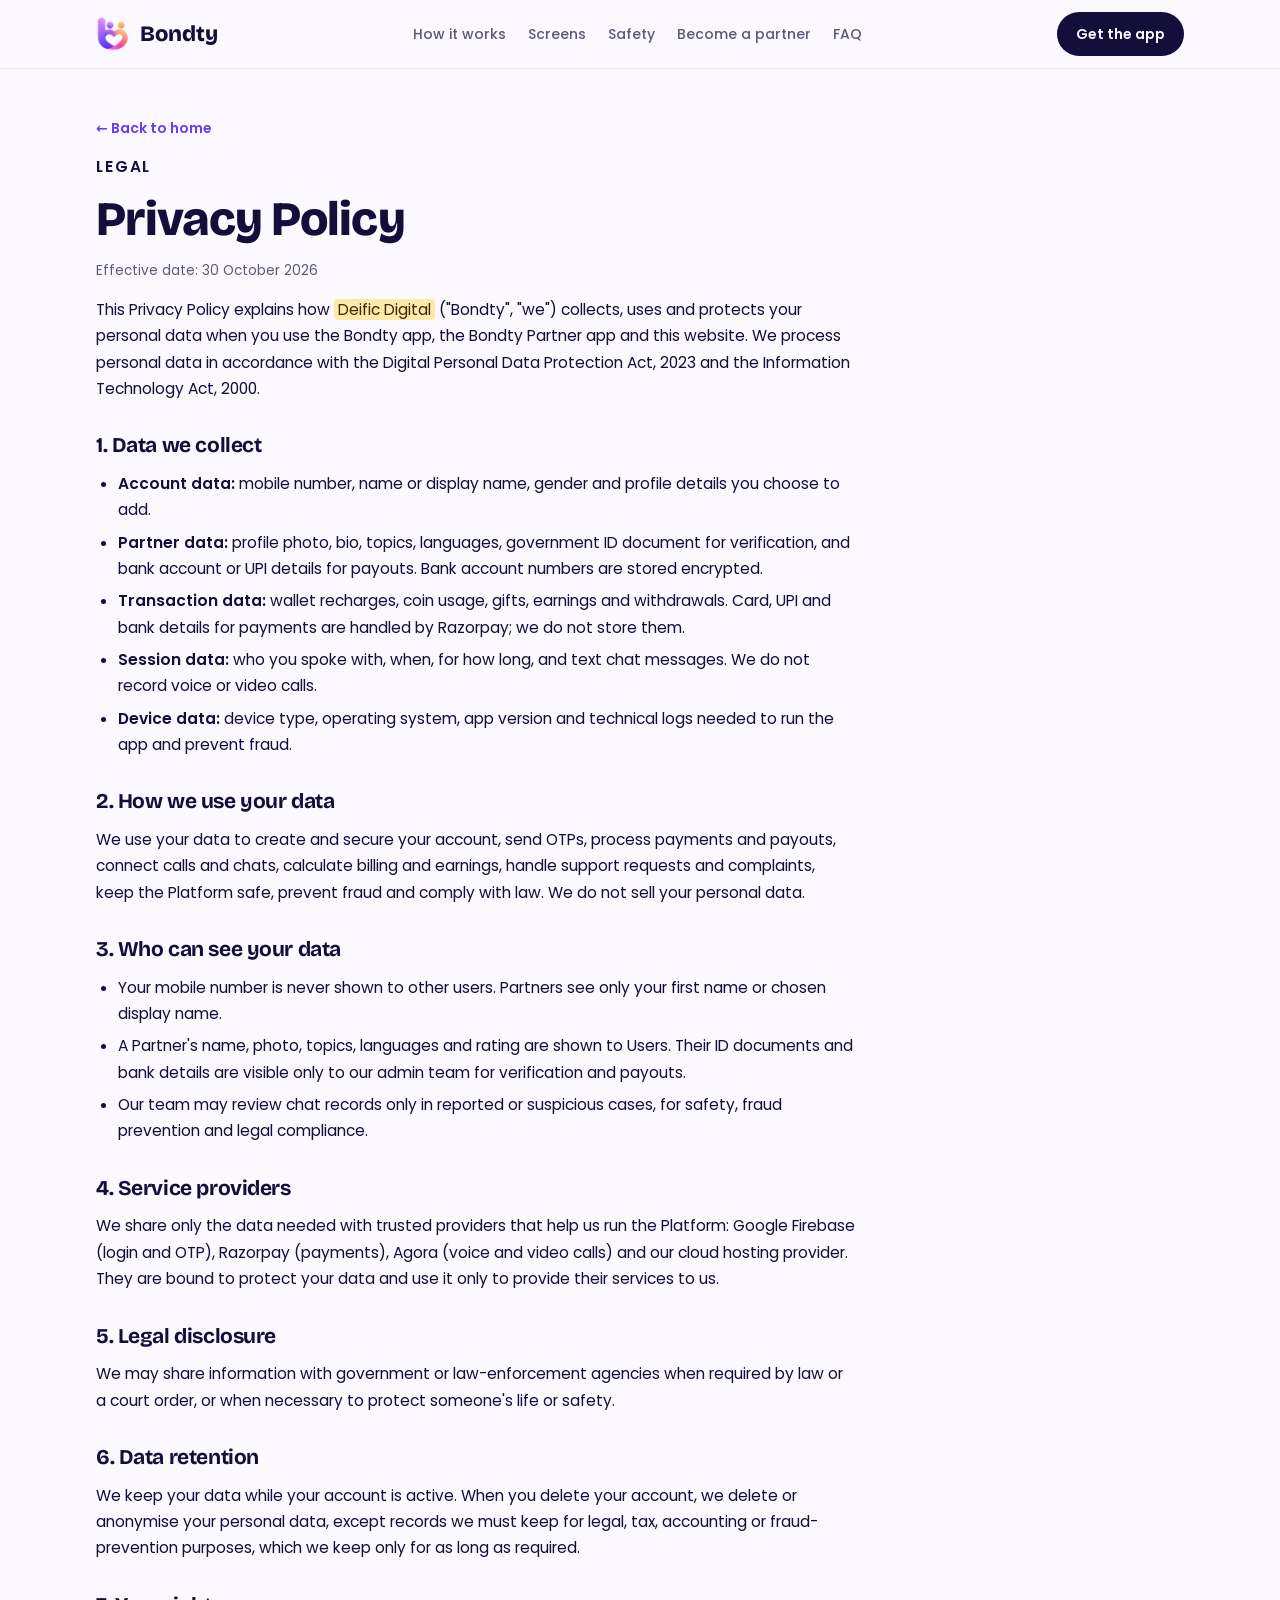
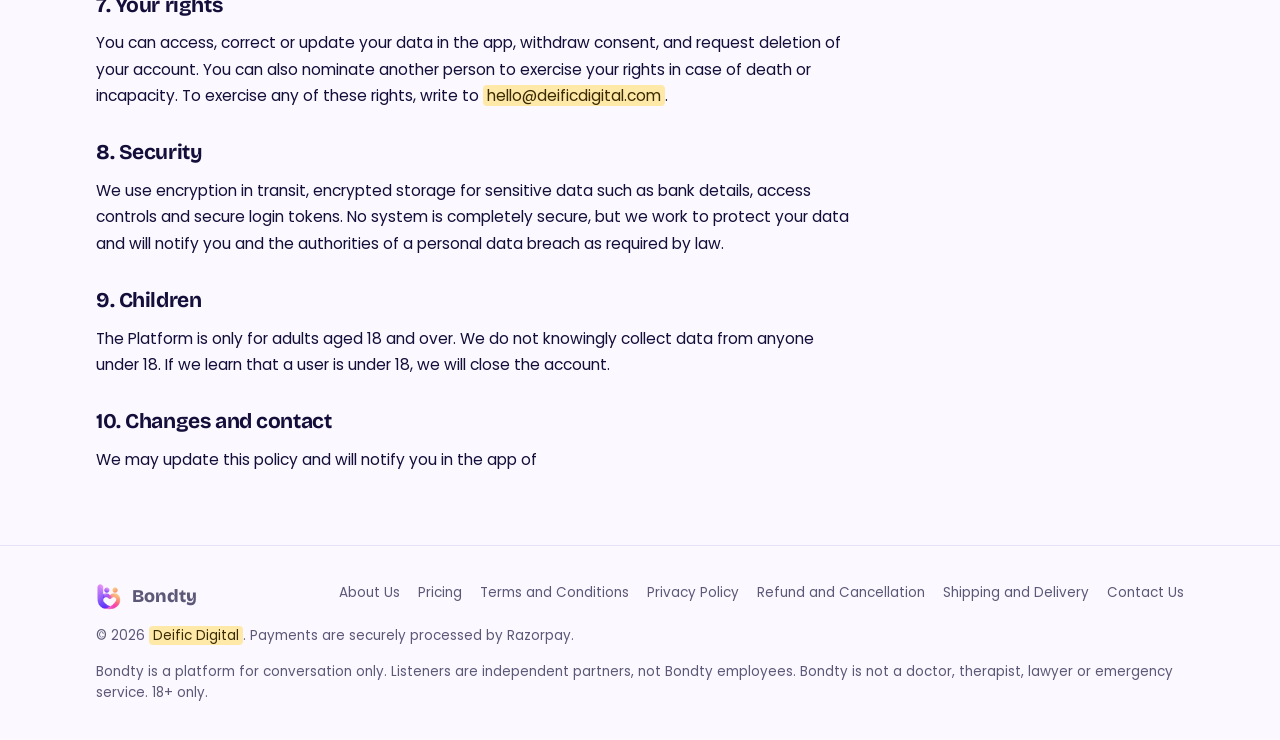
<file: privacy.html>
<!doctype html>
<html lang="en">
  <head>
    <meta charset="utf-8" />
    <meta
      name="viewport"
      content="width=device-width, initial-scale=1, viewport-fit=cover"
    />
    <title>Privacy Policy · Bondty</title>
    <meta
      name="description"
      content="How Bondty collects, uses and protects your personal data."
    />
    <link rel="icon" href="logo.png" />
    <link rel="preconnect" href="https://fonts.googleapis.com" />
    <link rel="preconnect" href="https://fonts.gstatic.com" crossorigin />
    <link
      rel="stylesheet"
      href="https://fonts.googleapis.com/css2?family=Bricolage+Grotesque:opsz,wght@12..96,500;12..96,700;12..96,800&family=Poppins:wght@400;500;600&display=swap"
    />
    <link rel="stylesheet" href="styles.css" />
  </head>
  <body>
    <header class="nav">
      <div class="wrap">
        <a class="brand" href="index.html"
          ><img src="logo.png" alt="" />Bondty</a
        >
        <nav aria-label="Main">
          <a href="index.html#kaise">How it works</a>
          <a href="index.html#screens">Screens</a>
          <a href="index.html#suraksha">Safety</a>
          <a href="index.html#partner">Become a partner</a>
          <a href="index.html#faq">FAQ</a>
        </nav>
        <a
          class="btn btn-main"
          href="index.html#download"
          style="padding: 10px 18px; font-size: 14px"
          >Get the app</a
        >
      </div>
    </header>

    <main class="legal-root">
      <div class="wrap">
        <article class="legal">
          <a class="back" href="index.html">← Back to home</a>
          <p class="eyebrow">Legal</p>
          <h1>Privacy Policy</h1>
          <p class="meta">Effective date: 30 October 2026</p>
          <p>
            This Privacy Policy explains how
            <mark class="ph">Deific Digital</mark> ("Bondty", "we") collects,
            uses and protects your personal data when you use the Bondty app,
            the Bondty Partner app and this website. We process personal data in
            accordance with the Digital Personal Data Protection Act, 2023 and
            the Information Technology Act, 2000.
          </p>

          <h2>1. Data we collect</h2>
          <ul>
            <li>
              <strong>Account data:</strong> mobile number, name or display
              name, gender and profile details you choose to add.
            </li>
            <li>
              <strong>Partner data:</strong> profile photo, bio, topics,
              languages, government ID document for verification, and bank
              account or UPI details for payouts. Bank account numbers are
              stored encrypted.
            </li>
            <li>
              <strong>Transaction data:</strong> wallet recharges, coin usage,
              gifts, earnings and withdrawals. Card, UPI and bank details for
              payments are handled by Razorpay; we do not store them.
            </li>
            <li>
              <strong>Session data:</strong> who you spoke with, when, for how
              long, and text chat messages. We do not record voice or video
              calls.
            </li>
            <li>
              <strong>Device data:</strong> device type, operating system, app
              version and technical logs needed to run the app and prevent
              fraud.
            </li>
          </ul>

          <h2>2. How we use your data</h2>
          <p>
            We use your data to create and secure your account, send OTPs,
            process payments and payouts, connect calls and chats, calculate
            billing and earnings, handle support requests and complaints, keep
            the Platform safe, prevent fraud and comply with law. We do not sell
            your personal data.
          </p>

          <h2>3. Who can see your data</h2>
          <ul>
            <li>
              Your mobile number is never shown to other users. Partners see
              only your first name or chosen display name.
            </li>
            <li>
              A Partner's name, photo, topics, languages and rating are shown to
              Users. Their ID documents and bank details are visible only to our
              admin team for verification and payouts.
            </li>
            <li>
              Our team may review chat records only in reported or suspicious
              cases, for safety, fraud prevention and legal compliance.
            </li>
          </ul>

          <h2>4. Service providers</h2>
          <p>
            We share only the data needed with trusted providers that help us
            run the Platform: Google Firebase (login and OTP), Razorpay
            (payments), Agora (voice and video calls) and our cloud hosting
            provider. They are bound to protect your data and use it only to
            provide their services to us.
          </p>

          <h2>5. Legal disclosure</h2>
          <p>
            We may share information with government or law-enforcement agencies
            when required by law or a court order, or when necessary to protect
            someone's life or safety.
          </p>

          <h2>6. Data retention</h2>
          <p>
            We keep your data while your account is active. When you delete your
            account, we delete or anonymise your personal data, except records
            we must keep for legal, tax, accounting or fraud-prevention
            purposes, which we keep only for as long as required.
          </p>

          <h2>7. Your rights</h2>
          <p>
            You can access, correct or update your data in the app, withdraw
            consent, and request deletion of your account. You can also nominate
            another person to exercise your rights in case of death or
            incapacity. To exercise any of these rights, write to
            <mark class="ph">hello@deificdigital.com</mark>.
          </p>

          <h2>8. Security</h2>
          <p>
            We use encryption in transit, encrypted storage for sensitive data
            such as bank details, access controls and secure login tokens. No
            system is completely secure, but we work to protect your data and
            will notify you and the authorities of a personal data breach as
            required by law.
          </p>

          <h2>9. Children</h2>
          <p>
            The Platform is only for adults aged 18 and over. We do not
            knowingly collect data from anyone under 18. If we learn that a user
            is under 18, we will close the account.
          </p>

          <h2>10. Changes and contact</h2>
          <p>
            We may update this policy and will notify you in the app of
            <!-- significant changes. For privacy questions or complaints, contact
            our Grievance Officer, <mark class="ph">[Full name]</mark>, at
            <mark class="ph">[Grievance email]</mark>. -->
          </p>
        </article>
      </div>
    </main>

    <footer>
      <div class="wrap">
        <div class="row">
          <a class="brand" href="index.html" style="font-size: 18px"
            ><img src="logo.png" alt="" style="width: 26px" />Bondty</a
          >
          <nav class="flinks" aria-label="Legal">
            <a href="about.html">About Us</a><a href="pricing.html">Pricing</a
            ><a href="terms.html">Terms and Conditions</a
            ><a href="privacy.html">Privacy Policy</a
            ><a href="refunds.html">Refund and Cancellation</a
            ><a href="shipping.html">Shipping and Delivery</a
            ><a href="contact.html">Contact Us</a>
          </nav>
        </div>
        <p>
          © 2026 <mark class="ph">Deific Digital</mark>. Payments are securely
          processed by Razorpay.
        </p>
        <p>
          Bondty is a platform for conversation only. Listeners are independent
          partners, not Bondty employees. Bondty is not a doctor, therapist,
          lawyer or emergency service. 18+ only.
        </p>
      </div>
    </footer>
  </body>
</html>
</file>
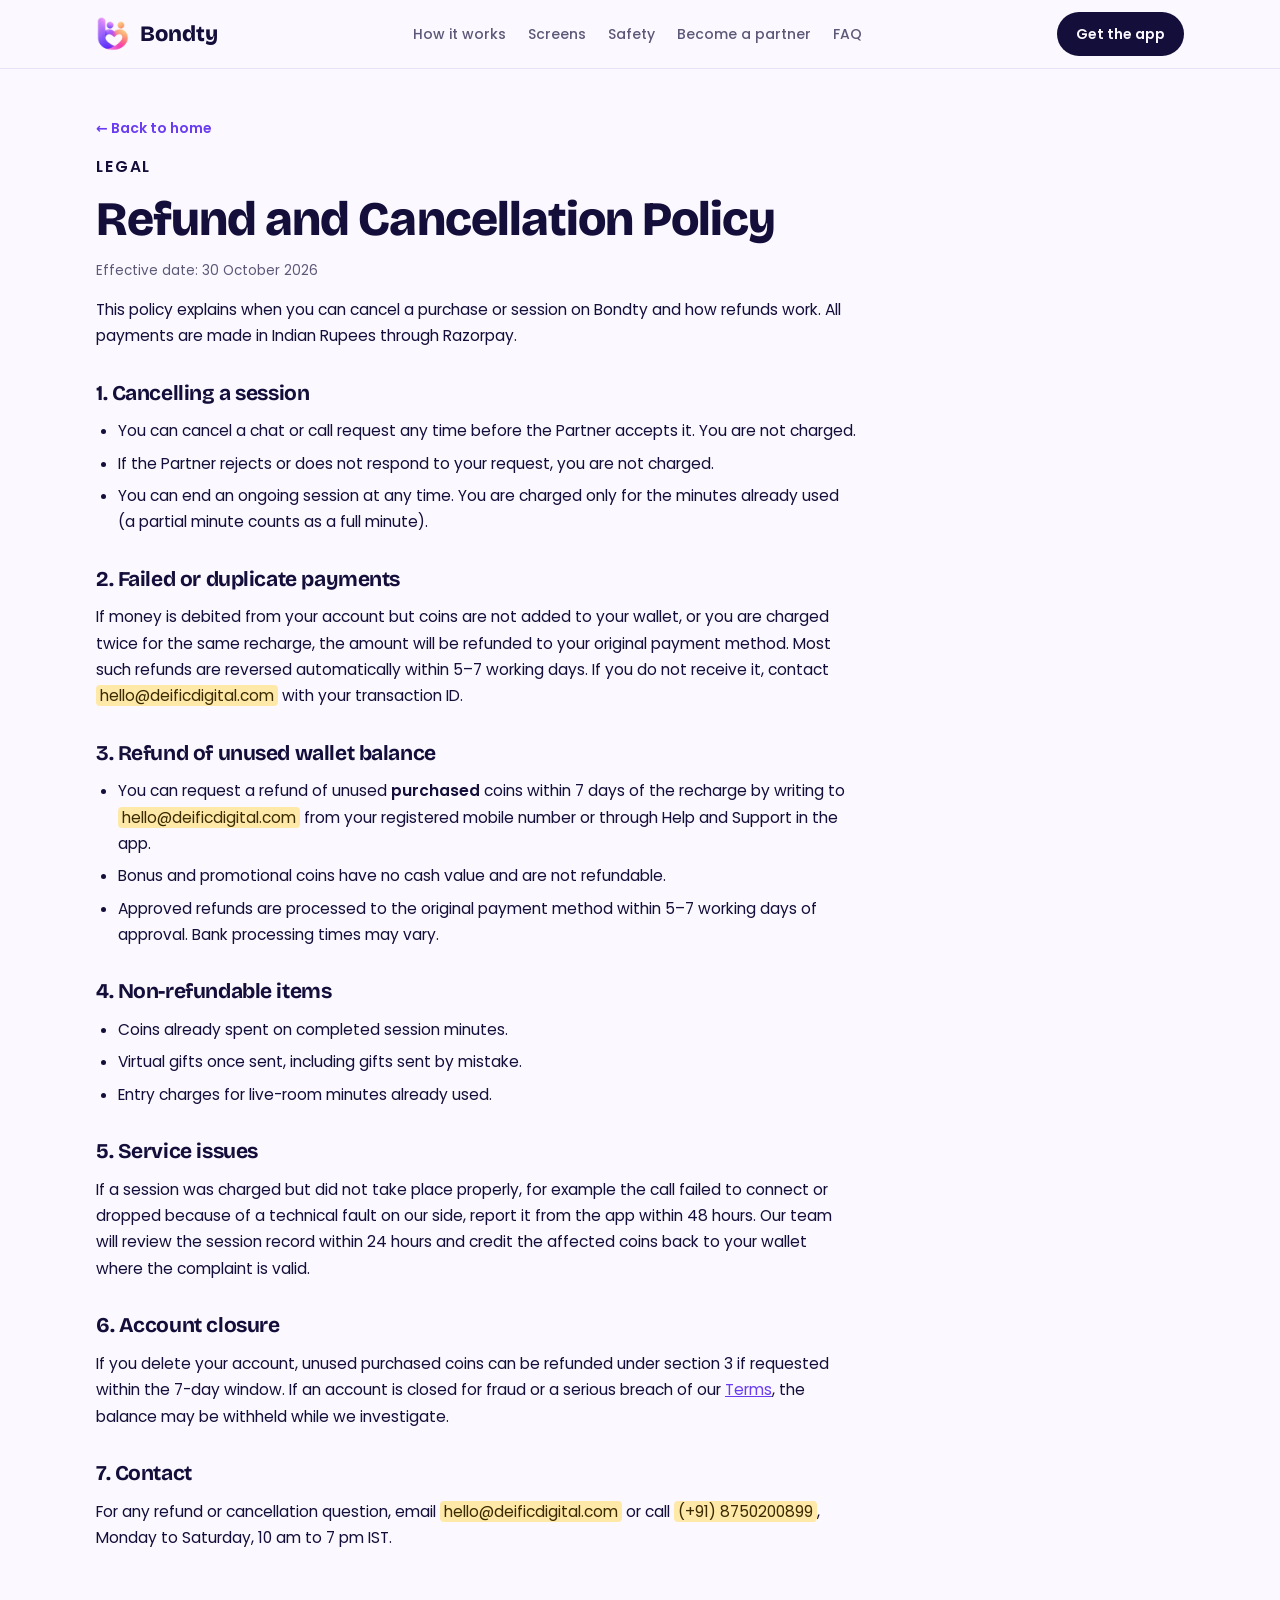
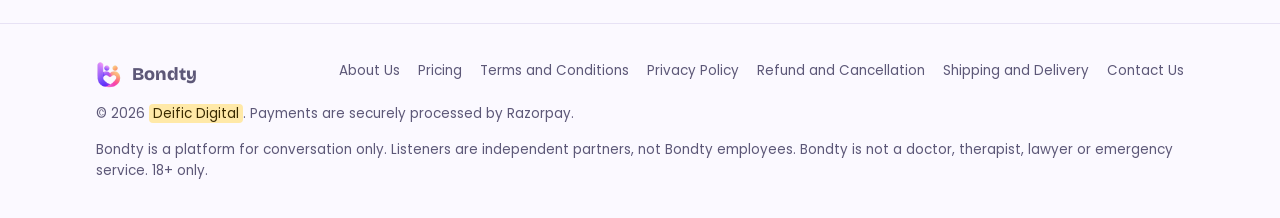
<file: refunds.html>
<!doctype html>
<html lang="en">
  <head>
    <meta charset="utf-8" />
    <meta
      name="viewport"
      content="width=device-width, initial-scale=1, viewport-fit=cover"
    />
    <title>Refund and Cancellation Policy · Bondty</title>
    <meta
      name="description"
      content="When you can cancel and how refunds work on Bondty."
    />
    <link rel="icon" href="logo.png" />
    <link rel="preconnect" href="https://fonts.googleapis.com" />
    <link rel="preconnect" href="https://fonts.gstatic.com" crossorigin />
    <link
      rel="stylesheet"
      href="https://fonts.googleapis.com/css2?family=Bricolage+Grotesque:opsz,wght@12..96,500;12..96,700;12..96,800&family=Poppins:wght@400;500;600&display=swap"
    />
    <link rel="stylesheet" href="styles.css" />
  </head>
  <body>
    <header class="nav">
      <div class="wrap">
        <a class="brand" href="index.html"
          ><img src="logo.png" alt="" />Bondty</a
        >
        <nav aria-label="Main">
          <a href="index.html#kaise">How it works</a>
          <a href="index.html#screens">Screens</a>
          <a href="index.html#suraksha">Safety</a>
          <a href="index.html#partner">Become a partner</a>
          <a href="index.html#faq">FAQ</a>
        </nav>
        <a
          class="btn btn-main"
          href="index.html#download"
          style="padding: 10px 18px; font-size: 14px"
          >Get the app</a
        >
      </div>
    </header>

    <main class="legal-root">
      <div class="wrap">
        <article class="legal">
          <a class="back" href="index.html">← Back to home</a>
          <p class="eyebrow">Legal</p>
          <h1>Refund and Cancellation Policy</h1>
          <p class="meta">Effective date: 30 October 2026</p>
          <p>
            This policy explains when you can cancel a purchase or session on
            Bondty and how refunds work. All payments are made in Indian Rupees
            through Razorpay.
          </p>

          <h2>1. Cancelling a session</h2>
          <ul>
            <li>
              You can cancel a chat or call request any time before the Partner
              accepts it. You are not charged.
            </li>
            <li>
              If the Partner rejects or does not respond to your request, you
              are not charged.
            </li>
            <li>
              You can end an ongoing session at any time. You are charged only
              for the minutes already used (a partial minute counts as a full
              minute).
            </li>
          </ul>

          <h2>2. Failed or duplicate payments</h2>
          <p>
            If money is debited from your account but coins are not added to
            your wallet, or you are charged twice for the same recharge, the
            amount will be refunded to your original payment method. Most such
            refunds are reversed automatically within 5–7 working days. If you
            do not receive it, contact
            <mark class="ph">hello@deificdigital.com</mark> with your
            transaction ID.
          </p>

          <h2>3. Refund of unused wallet balance</h2>
          <ul>
            <li>
              You can request a refund of unused
              <strong>purchased</strong> coins within 7 days of the recharge by
              writing to <mark class="ph">hello@deificdigital.com</mark> from
              your registered mobile number or through Help and Support in the
              app.
            </li>
            <li>
              Bonus and promotional coins have no cash value and are not
              refundable.
            </li>
            <li>
              Approved refunds are processed to the original payment method
              within 5–7 working days of approval. Bank processing times may
              vary.
            </li>
          </ul>

          <h2>4. Non-refundable items</h2>
          <ul>
            <li>Coins already spent on completed session minutes.</li>
            <li>Virtual gifts once sent, including gifts sent by mistake.</li>
            <li>Entry charges for live-room minutes already used.</li>
          </ul>

          <h2>5. Service issues</h2>
          <p>
            If a session was charged but did not take place properly, for
            example the call failed to connect or dropped because of a technical
            fault on our side, report it from the app within 48 hours. Our team
            will review the session record within 24 hours and credit the
            affected coins back to your wallet where the complaint is valid.
          </p>

          <h2>6. Account closure</h2>
          <p>
            If you delete your account, unused purchased coins can be refunded
            under section 3 if requested within the 7-day window. If an account
            is closed for fraud or a serious breach of our
            <a href="terms.html">Terms</a>, the balance may be withheld while we
            investigate.
          </p>

          <h2>7. Contact</h2>
          <p>
            For any refund or cancellation question, email
            <mark class="ph">hello@deificdigital.com</mark> or call
            <mark class="ph">(+91) 8750200899</mark>, Monday to Saturday, 10 am
            to 7 pm IST.
          </p>
        </article>
      </div>
    </main>

    <footer>
      <div class="wrap">
        <div class="row">
          <a class="brand" href="index.html" style="font-size: 18px"
            ><img src="logo.png" alt="" style="width: 26px" />Bondty</a
          >
          <nav class="flinks" aria-label="Legal">
            <a href="about.html">About Us</a><a href="pricing.html">Pricing</a
            ><a href="terms.html">Terms and Conditions</a
            ><a href="privacy.html">Privacy Policy</a
            ><a href="refunds.html">Refund and Cancellation</a
            ><a href="shipping.html">Shipping and Delivery</a
            ><a href="contact.html">Contact Us</a>
          </nav>
        </div>
        <p>
          © 2026 <mark class="ph">Deific Digital</mark>. Payments are securely
          processed by Razorpay.
        </p>
        <p>
          Bondty is a platform for conversation only. Listeners are independent
          partners, not Bondty employees. Bondty is not a doctor, therapist,
          lawyer or emergency service. 18+ only.
        </p>
      </div>
    </footer>
  </body>
</html>
</file>
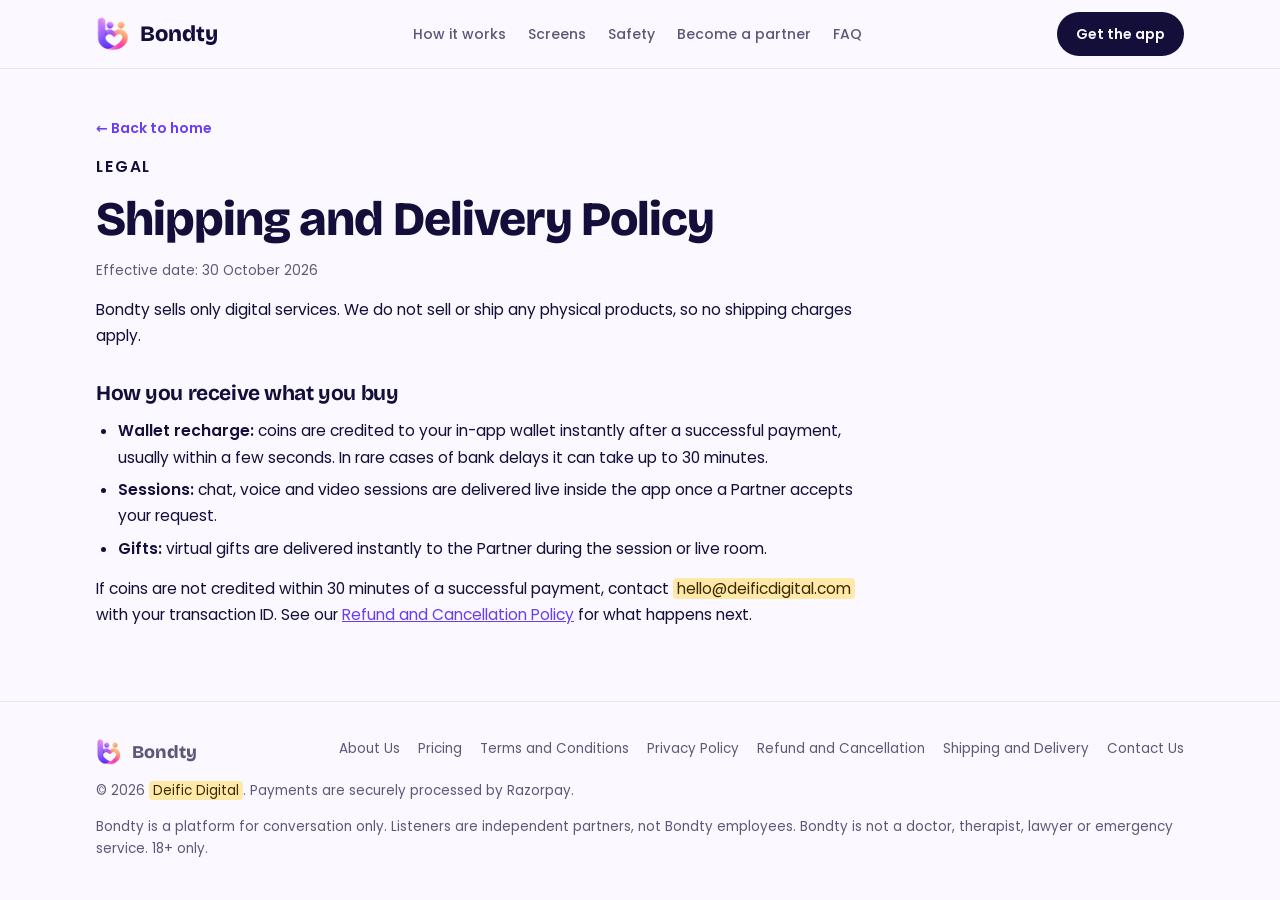
<file: shipping.html>
<!doctype html>
<html lang="en">
  <head>
    <meta charset="utf-8" />
    <meta
      name="viewport"
      content="width=device-width, initial-scale=1, viewport-fit=cover"
    />
    <title>Shipping and Delivery Policy · Bondty</title>
    <meta
      name="description"
      content="How Bondty delivers its digital services."
    />
    <link rel="icon" href="logo.png" />
    <link rel="preconnect" href="https://fonts.googleapis.com" />
    <link rel="preconnect" href="https://fonts.gstatic.com" crossorigin />
    <link
      rel="stylesheet"
      href="https://fonts.googleapis.com/css2?family=Bricolage+Grotesque:opsz,wght@12..96,500;12..96,700;12..96,800&family=Poppins:wght@400;500;600&display=swap"
    />
    <link rel="stylesheet" href="styles.css" />
  </head>
  <body>
    <header class="nav">
      <div class="wrap">
        <a class="brand" href="index.html"
          ><img src="logo.png" alt="" />Bondty</a
        >
        <nav aria-label="Main">
          <a href="index.html#kaise">How it works</a>
          <a href="index.html#screens">Screens</a>
          <a href="index.html#suraksha">Safety</a>
          <a href="index.html#partner">Become a partner</a>
          <a href="index.html#faq">FAQ</a>
        </nav>
        <a
          class="btn btn-main"
          href="index.html#download"
          style="padding: 10px 18px; font-size: 14px"
          >Get the app</a
        >
      </div>
    </header>

    <main class="legal-root">
      <div class="wrap">
        <article class="legal">
          <a class="back" href="index.html">← Back to home</a>
          <p class="eyebrow">Legal</p>
          <h1>Shipping and Delivery Policy</h1>
          <p class="meta">Effective date: 30 October 2026</p>
          <p>
            Bondty sells only digital services. We do not sell or ship any
            physical products, so no shipping charges apply.
          </p>
          <h2>How you receive what you buy</h2>
          <ul>
            <li>
              <strong>Wallet recharge:</strong> coins are credited to your
              in-app wallet instantly after a successful payment, usually within
              a few seconds. In rare cases of bank delays it can take up to 30
              minutes.
            </li>
            <li>
              <strong>Sessions:</strong> chat, voice and video sessions are
              delivered live inside the app once a Partner accepts your request.
            </li>
            <li>
              <strong>Gifts:</strong> virtual gifts are delivered instantly to
              the Partner during the session or live room.
            </li>
          </ul>
          <p>
            If coins are not credited within 30 minutes of a successful payment,
            contact <mark class="ph">hello@deificdigital.com</mark> with your
            transaction ID. See our
            <a href="refunds.html">Refund and Cancellation Policy</a> for what
            happens next.
          </p>
        </article>
      </div>
    </main>

    <footer>
      <div class="wrap">
        <div class="row">
          <a class="brand" href="index.html" style="font-size: 18px"
            ><img src="logo.png" alt="" style="width: 26px" />Bondty</a
          >
          <nav class="flinks" aria-label="Legal">
            <a href="about.html">About Us</a><a href="pricing.html">Pricing</a
            ><a href="terms.html">Terms and Conditions</a
            ><a href="privacy.html">Privacy Policy</a
            ><a href="refunds.html">Refund and Cancellation</a
            ><a href="shipping.html">Shipping and Delivery</a
            ><a href="contact.html">Contact Us</a>
          </nav>
        </div>
        <p>
          © 2026 <mark class="ph">Deific Digital</mark>. Payments are securely
          processed by Razorpay.
        </p>
        <p>
          Bondty is a platform for conversation only. Listeners are independent
          partners, not Bondty employees. Bondty is not a doctor, therapist,
          lawyer or emergency service. 18+ only.
        </p>
      </div>
    </footer>
  </body>
</html>
</file>
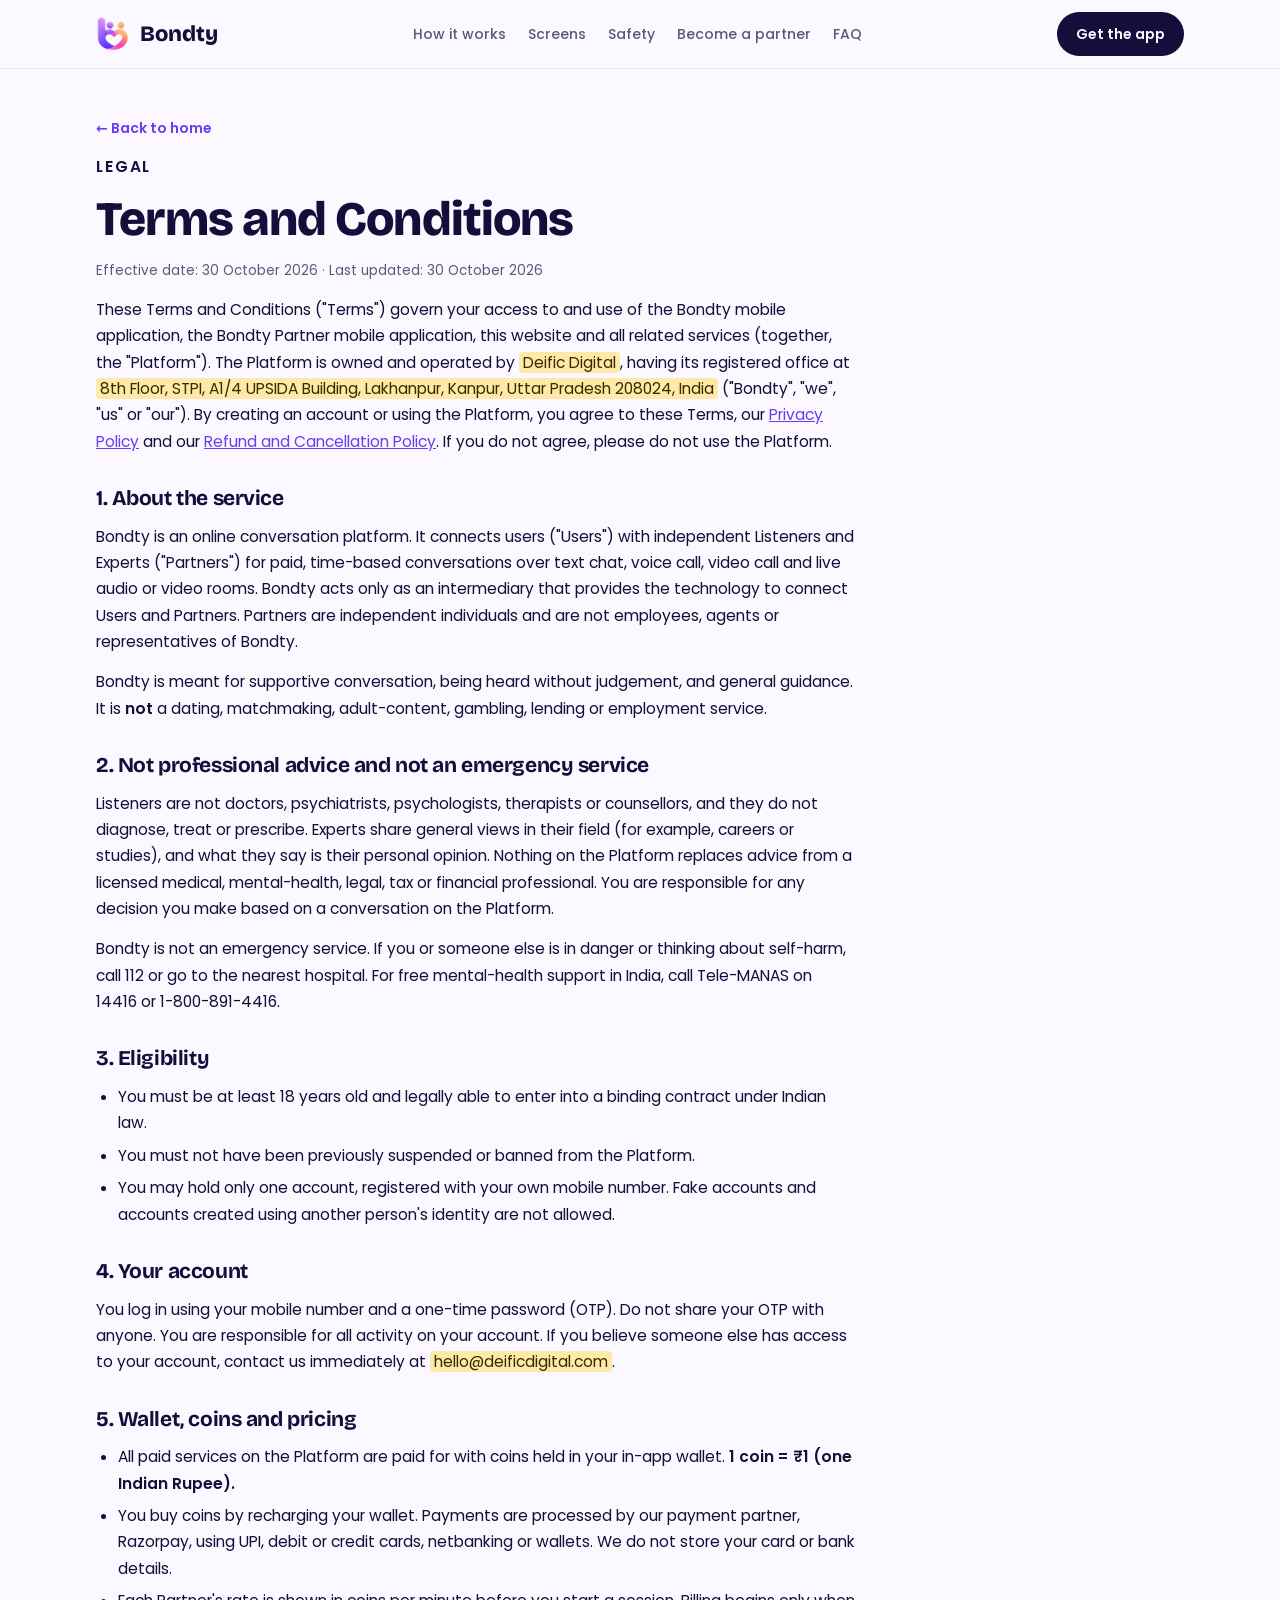
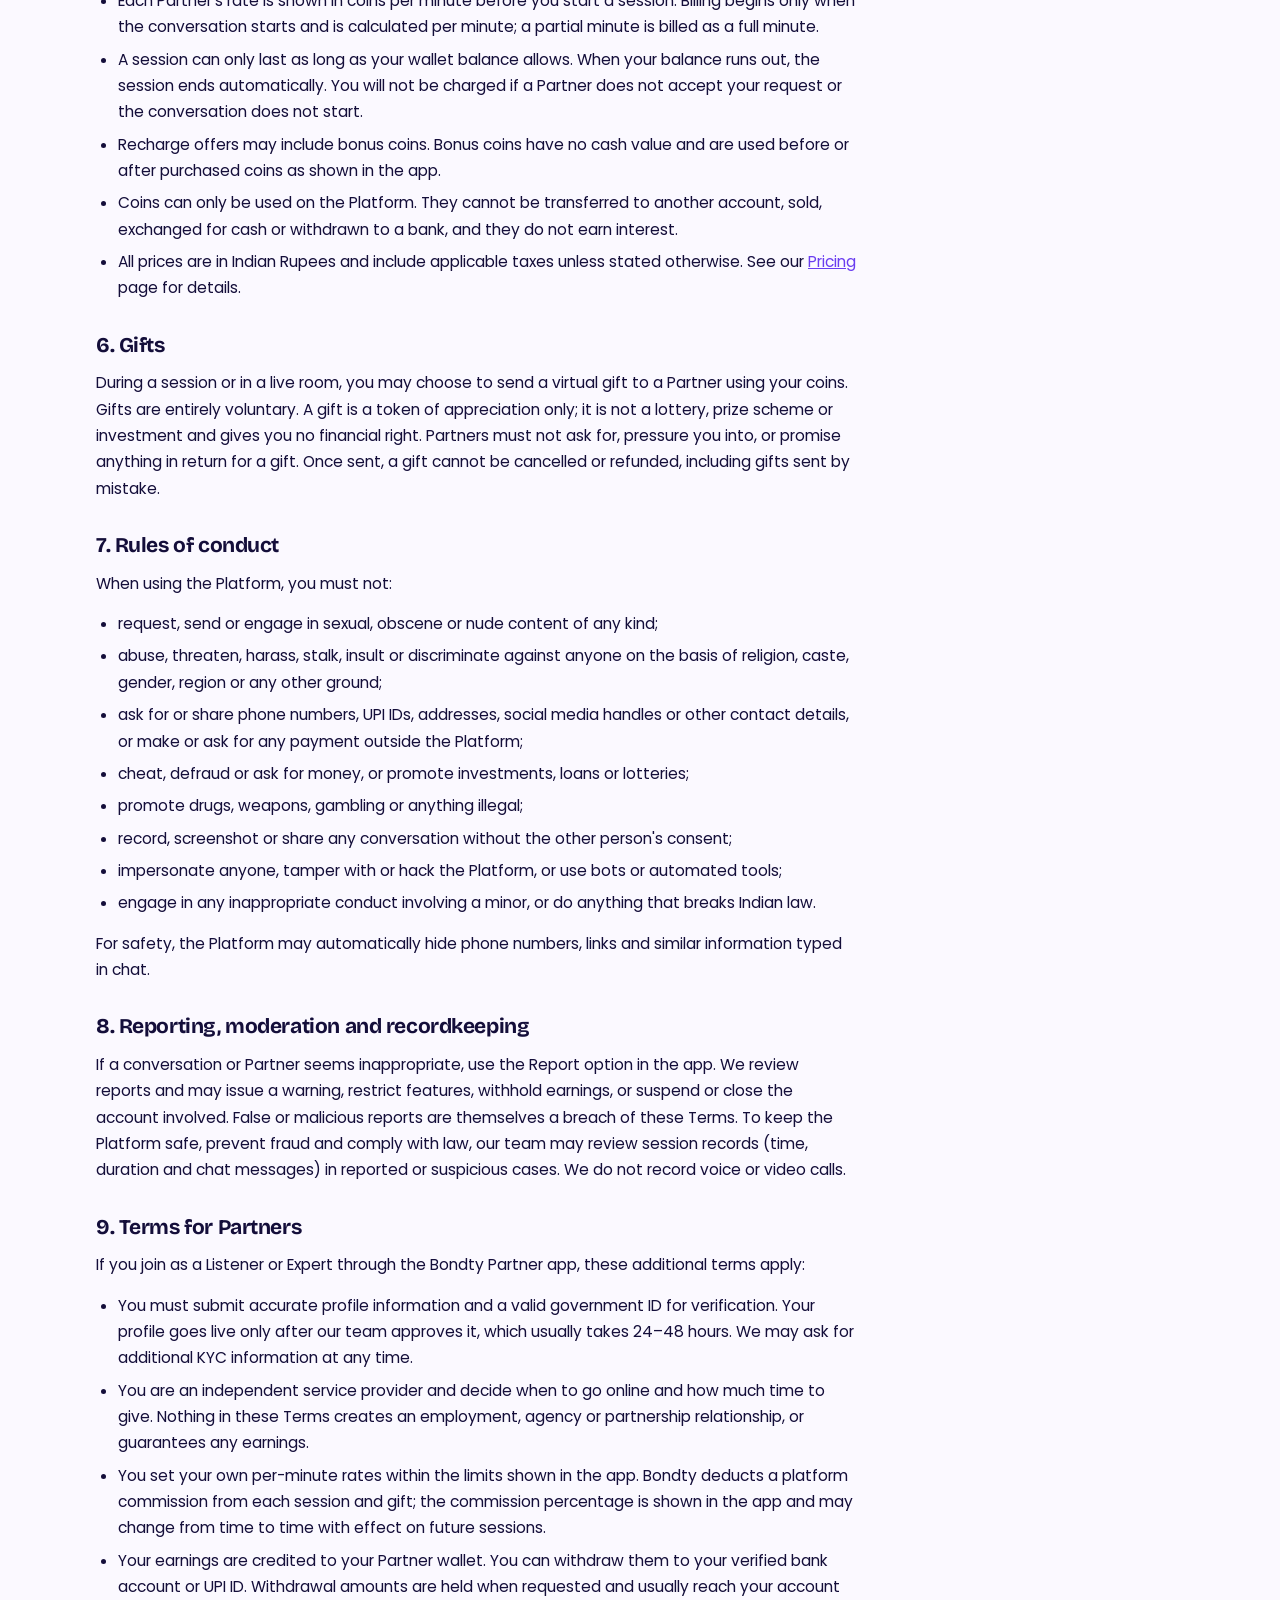
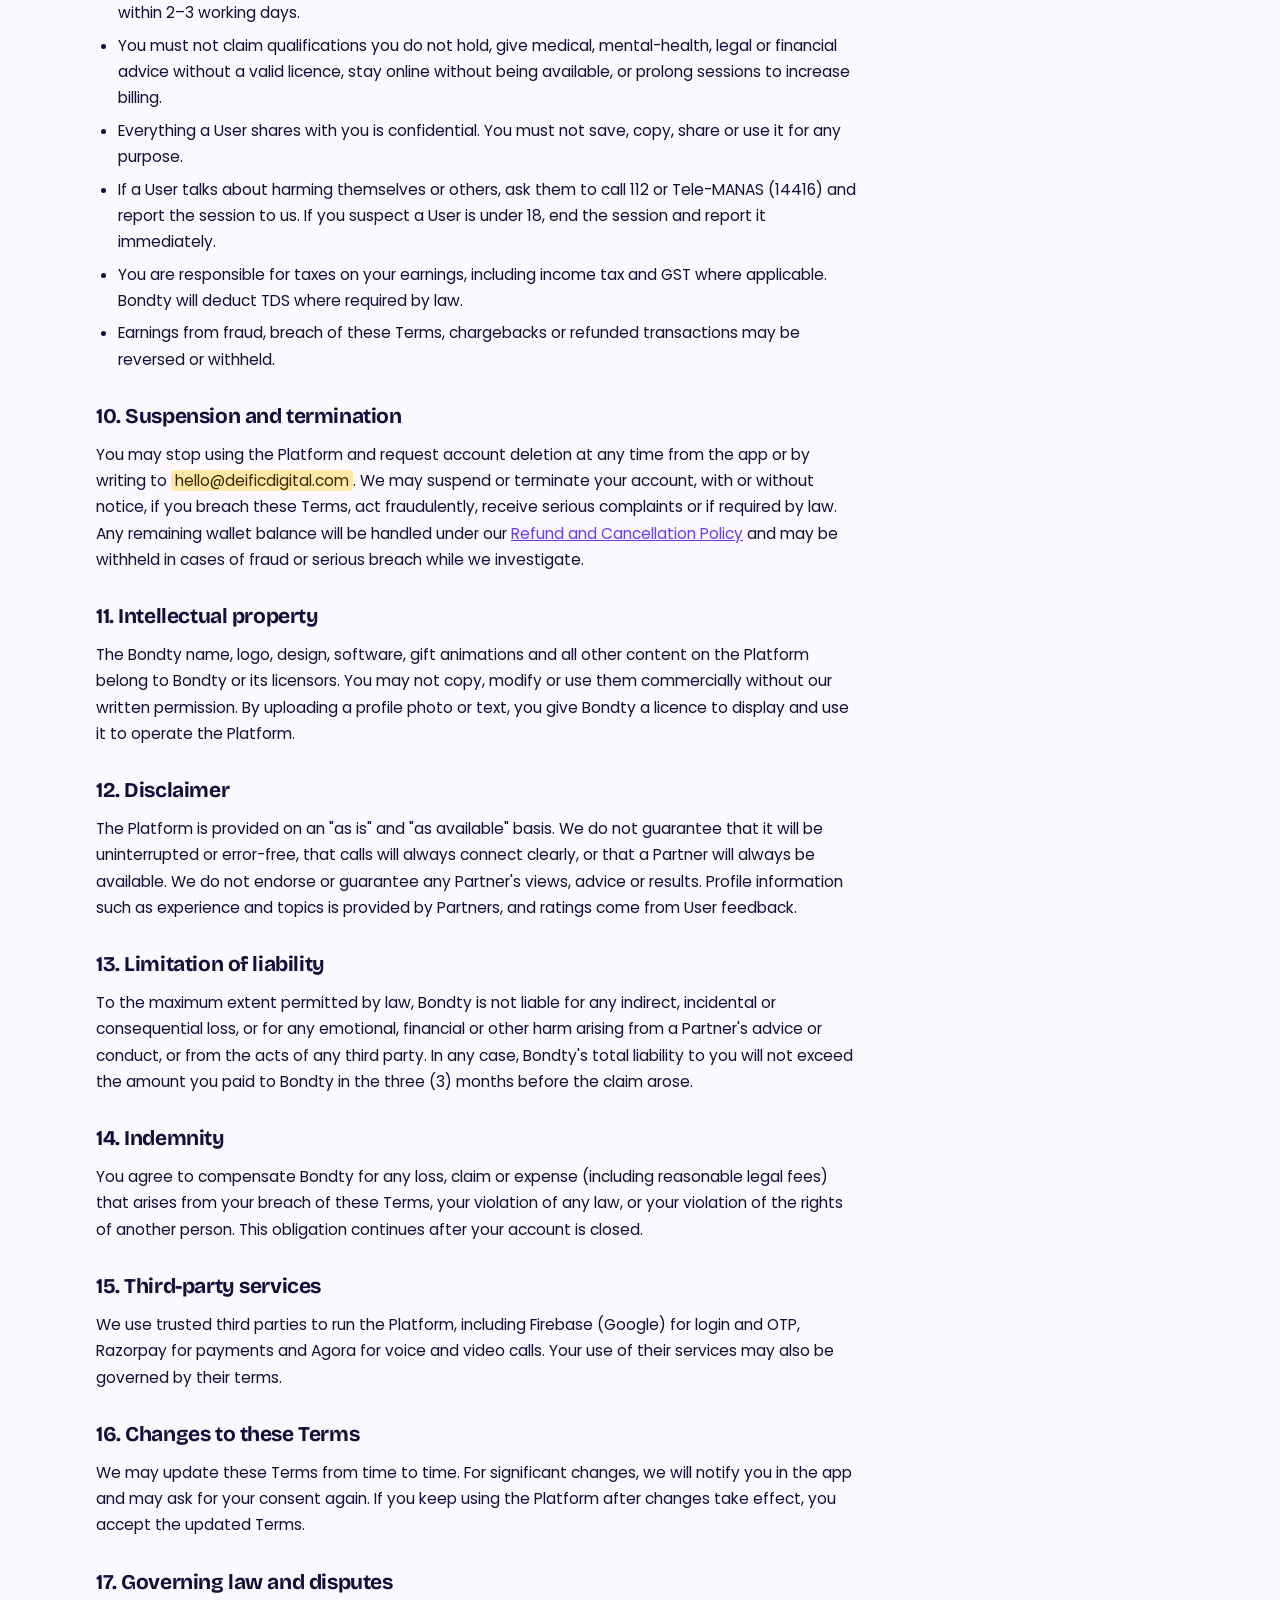
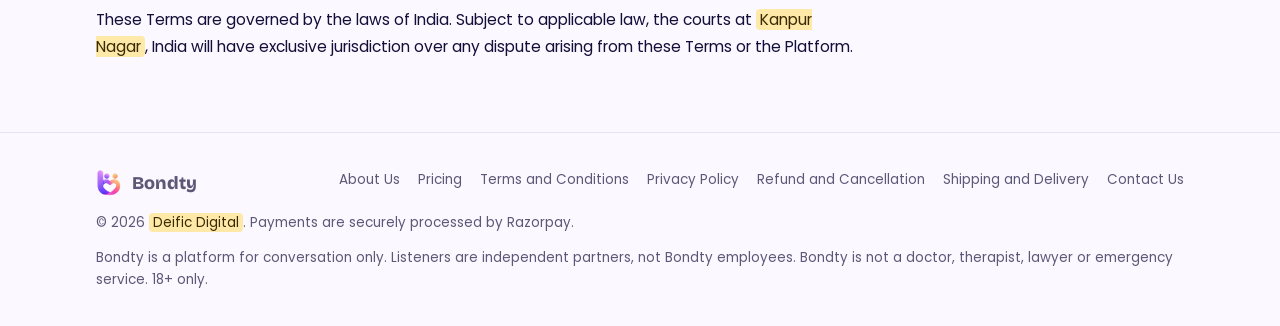
<file: terms.html>
<!doctype html>
<html lang="en">
  <head>
    <meta charset="utf-8" />
    <meta
      name="viewport"
      content="width=device-width, initial-scale=1, viewport-fit=cover"
    />
    <title>Terms and Conditions · Bondty</title>
    <meta
      name="description"
      content="Terms and Conditions for using the Bondty and Bondty Partner apps."
    />
    <link rel="icon" href="logo.png" />
    <link rel="preconnect" href="https://fonts.googleapis.com" />
    <link rel="preconnect" href="https://fonts.gstatic.com" crossorigin />
    <link
      rel="stylesheet"
      href="https://fonts.googleapis.com/css2?family=Bricolage+Grotesque:opsz,wght@12..96,500;12..96,700;12..96,800&family=Poppins:wght@400;500;600&display=swap"
    />
    <link rel="stylesheet" href="styles.css" />
  </head>
  <body>
    <header class="nav">
      <div class="wrap">
        <a class="brand" href="index.html"
          ><img src="logo.png" alt="" />Bondty</a
        >
        <nav aria-label="Main">
          <a href="index.html#kaise">How it works</a>
          <a href="index.html#screens">Screens</a>
          <a href="index.html#suraksha">Safety</a>
          <a href="index.html#partner">Become a partner</a>
          <a href="index.html#faq">FAQ</a>
        </nav>
        <a
          class="btn btn-main"
          href="index.html#download"
          style="padding: 10px 18px; font-size: 14px"
          >Get the app</a
        >
      </div>
    </header>

    <main class="legal-root">
      <div class="wrap">
        <article class="legal">
          <a class="back" href="index.html">← Back to home</a>
          <p class="eyebrow">Legal</p>
          <h1>Terms and Conditions</h1>
          <p class="meta">
            Effective date: 30 October 2026 · Last updated: 30 October 2026
          </p>

          <p>
            These Terms and Conditions ("Terms") govern your access to and use
            of the Bondty mobile application, the Bondty Partner mobile
            application, this website and all related services (together, the
            "Platform"). The Platform is owned and operated by
            <mark class="ph">Deific Digital</mark>, having its registered office
            at
            <mark class="ph"
              >8th Floor, STPI, A1/4 UPSIDA Building, Lakhanpur, Kanpur, Uttar
              Pradesh 208024, India</mark
            >
            ("Bondty", "we", "us" or "our"). By creating an account or using the
            Platform, you agree to these Terms, our
            <a href="privacy.html">Privacy Policy</a> and our
            <a href="refunds.html">Refund and Cancellation Policy</a>. If you do
            not agree, please do not use the Platform.
          </p>

          <h2>1. About the service</h2>
          <p>
            Bondty is an online conversation platform. It connects users
            ("Users") with independent Listeners and Experts ("Partners") for
            paid, time-based conversations over text chat, voice call, video
            call and live audio or video rooms. Bondty acts only as an
            intermediary that provides the technology to connect Users and
            Partners. Partners are independent individuals and are not
            employees, agents or representatives of Bondty.
          </p>
          <p>
            Bondty is meant for supportive conversation, being heard without
            judgement, and general guidance. It is <strong>not</strong> a
            dating, matchmaking, adult-content, gambling, lending or employment
            service.
          </p>

          <h2>2. Not professional advice and not an emergency service</h2>
          <p>
            Listeners are not doctors, psychiatrists, psychologists, therapists
            or counsellors, and they do not diagnose, treat or prescribe.
            Experts share general views in their field (for example, careers or
            studies), and what they say is their personal opinion. Nothing on
            the Platform replaces advice from a licensed medical, mental-health,
            legal, tax or financial professional. You are responsible for any
            decision you make based on a conversation on the Platform.
          </p>
          <p>
            Bondty is not an emergency service. If you or someone else is in
            danger or thinking about self-harm, call 112 or go to the nearest
            hospital. For free mental-health support in India, call Tele-MANAS
            on 14416 or 1-800-891-4416.
          </p>

          <h2>3. Eligibility</h2>
          <ul>
            <li>
              You must be at least 18 years old and legally able to enter into a
              binding contract under Indian law.
            </li>
            <li>
              You must not have been previously suspended or banned from the
              Platform.
            </li>
            <li>
              You may hold only one account, registered with your own mobile
              number. Fake accounts and accounts created using another person's
              identity are not allowed.
            </li>
          </ul>

          <h2>4. Your account</h2>
          <p>
            You log in using your mobile number and a one-time password (OTP).
            Do not share your OTP with anyone. You are responsible for all
            activity on your account. If you believe someone else has access to
            your account, contact us immediately at
            <mark class="ph">hello@deificdigital.com</mark>.
          </p>

          <h2>5. Wallet, coins and pricing</h2>
          <ul>
            <li>
              All paid services on the Platform are paid for with coins held in
              your in-app wallet.
              <strong>1 coin = ₹1 (one Indian Rupee).</strong>
            </li>
            <li>
              You buy coins by recharging your wallet. Payments are processed by
              our payment partner, Razorpay, using UPI, debit or credit cards,
              netbanking or wallets. We do not store your card or bank details.
            </li>
            <li>
              Each Partner's rate is shown in coins per minute before you start
              a session. Billing begins only when the conversation starts and is
              calculated per minute; a partial minute is billed as a full
              minute.
            </li>
            <li>
              A session can only last as long as your wallet balance allows.
              When your balance runs out, the session ends automatically. You
              will not be charged if a Partner does not accept your request or
              the conversation does not start.
            </li>
            <li>
              Recharge offers may include bonus coins. Bonus coins have no cash
              value and are used before or after purchased coins as shown in the
              app.
            </li>
            <li>
              Coins can only be used on the Platform. They cannot be transferred
              to another account, sold, exchanged for cash or withdrawn to a
              bank, and they do not earn interest.
            </li>
            <li>
              All prices are in Indian Rupees and include applicable taxes
              unless stated otherwise. See our
              <a href="pricing.html">Pricing</a> page for details.
            </li>
          </ul>

          <h2>6. Gifts</h2>
          <p>
            During a session or in a live room, you may choose to send a virtual
            gift to a Partner using your coins. Gifts are entirely voluntary. A
            gift is a token of appreciation only; it is not a lottery, prize
            scheme or investment and gives you no financial right. Partners must
            not ask for, pressure you into, or promise anything in return for a
            gift. Once sent, a gift cannot be cancelled or refunded, including
            gifts sent by mistake.
          </p>

          <h2>7. Rules of conduct</h2>
          <p>When using the Platform, you must not:</p>
          <ul>
            <li>
              request, send or engage in sexual, obscene or nude content of any
              kind;
            </li>
            <li>
              abuse, threaten, harass, stalk, insult or discriminate against
              anyone on the basis of religion, caste, gender, region or any
              other ground;
            </li>
            <li>
              ask for or share phone numbers, UPI IDs, addresses, social media
              handles or other contact details, or make or ask for any payment
              outside the Platform;
            </li>
            <li>
              cheat, defraud or ask for money, or promote investments, loans or
              lotteries;
            </li>
            <li>promote drugs, weapons, gambling or anything illegal;</li>
            <li>
              record, screenshot or share any conversation without the other
              person's consent;
            </li>
            <li>
              impersonate anyone, tamper with or hack the Platform, or use bots
              or automated tools;
            </li>
            <li>
              engage in any inappropriate conduct involving a minor, or do
              anything that breaks Indian law.
            </li>
          </ul>
          <p>
            For safety, the Platform may automatically hide phone numbers, links
            and similar information typed in chat.
          </p>

          <h2>8. Reporting, moderation and recordkeeping</h2>
          <p>
            If a conversation or Partner seems inappropriate, use the Report
            option in the app. We review reports and may issue a warning,
            restrict features, withhold earnings, or suspend or close the
            account involved. False or malicious reports are themselves a breach
            of these Terms. To keep the Platform safe, prevent fraud and comply
            with law, our team may review session records (time, duration and
            chat messages) in reported or suspicious cases. We do not record
            voice or video calls.
          </p>

          <h2>9. Terms for Partners</h2>
          <p>
            If you join as a Listener or Expert through the Bondty Partner app,
            these additional terms apply:
          </p>
          <ul>
            <li>
              You must submit accurate profile information and a valid
              government ID for verification. Your profile goes live only after
              our team approves it, which usually takes 24–48 hours. We may ask
              for additional KYC information at any time.
            </li>
            <li>
              You are an independent service provider and decide when to go
              online and how much time to give. Nothing in these Terms creates
              an employment, agency or partnership relationship, or guarantees
              any earnings.
            </li>
            <li>
              You set your own per-minute rates within the limits shown in the
              app. Bondty deducts a platform commission from each session and
              gift; the commission percentage is shown in the app and may change
              from time to time with effect on future sessions.
            </li>
            <li>
              Your earnings are credited to your Partner wallet. You can
              withdraw them to your verified bank account or UPI ID. Withdrawal
              amounts are held when requested and usually reach your account
              within 2–3 working days.
            </li>
            <li>
              You must not claim qualifications you do not hold, give medical,
              mental-health, legal or financial advice without a valid licence,
              stay online without being available, or prolong sessions to
              increase billing.
            </li>
            <li>
              Everything a User shares with you is confidential. You must not
              save, copy, share or use it for any purpose.
            </li>
            <li>
              If a User talks about harming themselves or others, ask them to
              call 112 or Tele-MANAS (14416) and report the session to us. If
              you suspect a User is under 18, end the session and report it
              immediately.
            </li>
            <li>
              You are responsible for taxes on your earnings, including income
              tax and GST where applicable. Bondty will deduct TDS where
              required by law.
            </li>
            <li>
              Earnings from fraud, breach of these Terms, chargebacks or
              refunded transactions may be reversed or withheld.
            </li>
          </ul>

          <h2>10. Suspension and termination</h2>
          <p>
            You may stop using the Platform and request account deletion at any
            time from the app or by writing to
            <mark class="ph">hello@deificdigital.com</mark>. We may suspend or
            terminate your account, with or without notice, if you breach these
            Terms, act fraudulently, receive serious complaints or if required
            by law. Any remaining wallet balance will be handled under our
            <a href="refunds.html">Refund and Cancellation Policy</a> and may be
            withheld in cases of fraud or serious breach while we investigate.
          </p>

          <h2>11. Intellectual property</h2>
          <p>
            The Bondty name, logo, design, software, gift animations and all
            other content on the Platform belong to Bondty or its licensors. You
            may not copy, modify or use them commercially without our written
            permission. By uploading a profile photo or text, you give Bondty a
            licence to display and use it to operate the Platform.
          </p>

          <h2>12. Disclaimer</h2>
          <p>
            The Platform is provided on an "as is" and "as available" basis. We
            do not guarantee that it will be uninterrupted or error-free, that
            calls will always connect clearly, or that a Partner will always be
            available. We do not endorse or guarantee any Partner's views,
            advice or results. Profile information such as experience and topics
            is provided by Partners, and ratings come from User feedback.
          </p>

          <h2>13. Limitation of liability</h2>
          <p>
            To the maximum extent permitted by law, Bondty is not liable for any
            indirect, incidental or consequential loss, or for any emotional,
            financial or other harm arising from a Partner's advice or conduct,
            or from the acts of any third party. In any case, Bondty's total
            liability to you will not exceed the amount you paid to Bondty in
            the three (3) months before the claim arose.
          </p>

          <h2>14. Indemnity</h2>
          <p>
            You agree to compensate Bondty for any loss, claim or expense
            (including reasonable legal fees) that arises from your breach of
            these Terms, your violation of any law, or your violation of the
            rights of another person. This obligation continues after your
            account is closed.
          </p>

          <h2>15. Third-party services</h2>
          <p>
            We use trusted third parties to run the Platform, including Firebase
            (Google) for login and OTP, Razorpay for payments and Agora for
            voice and video calls. Your use of their services may also be
            governed by their terms.
          </p>

          <h2>16. Changes to these Terms</h2>
          <p>
            We may update these Terms from time to time. For significant
            changes, we will notify you in the app and may ask for your consent
            again. If you keep using the Platform after changes take effect, you
            accept the updated Terms.
          </p>

          <h2>17. Governing law and disputes</h2>
          <p>
            These Terms are governed by the laws of India. Subject to applicable
            law, the courts at <mark class="ph">Kanpur Nagar</mark>, India will
            have exclusive jurisdiction over any dispute arising from these
            Terms or the Platform.
          </p>

          <!-- <h2>18. Grievance redressal</h2>
          <p>
            In accordance with the Information Technology Act, 2000 and the
            Information Technology (Intermediary Guidelines and Digital Media
            Ethics Code) Rules, 2021, the contact details of our Grievance
            Officer are:
          </p>
          <div class="card-info">
            <p>
              <strong>Grievance Officer:</strong>
              <mark class="ph">[Full name]</mark>
            </p>
            <p>
              <strong>Email:</strong> <mark class="ph">[Grievance email]</mark>
            </p>
            <p>
              <strong>Address:</strong>
              <mark class="ph"
                >8th Floor, STPI, A1/4 UPSIDA Building, Lakhanpur, Kanpur, Uttar
                Pradesh 208024, India</mark
              >
            </p>
          </div>
          <p>
            We will acknowledge complaints within 24 hours and resolve them
            within 15 days of receipt.
          </p> -->
        </article>
      </div>
    </main>

    <footer>
      <div class="wrap">
        <div class="row">
          <a class="brand" href="index.html" style="font-size: 18px"
            ><img src="logo.png" alt="" style="width: 26px" />Bondty</a
          >
          <nav class="flinks" aria-label="Legal">
            <a href="about.html">About Us</a><a href="pricing.html">Pricing</a
            ><a href="terms.html">Terms and Conditions</a
            ><a href="privacy.html">Privacy Policy</a
            ><a href="refunds.html">Refund and Cancellation</a
            ><a href="shipping.html">Shipping and Delivery</a
            ><a href="contact.html">Contact Us</a>
          </nav>
        </div>
        <p>
          © 2026 <mark class="ph">Deific Digital</mark>. Payments are securely
          processed by Razorpay.
        </p>
        <p>
          Bondty is a platform for conversation only. Listeners are independent
          partners, not Bondty employees. Bondty is not a doctor, therapist,
          lawyer or emergency service. 18+ only.
        </p>
      </div>
    </footer>
  </body>
</html>
</file>
<file: styles.css>
html{-webkit-text-size-adjust:100%}
img{max-width:100%}
[hidden]{display:none!important}

/* Layout: one warm conversation down the page — hero with a live session phone, then how it works, ways to talk, safety, partner band, FAQ. */
:root{
  --bg:#FBF9FF;
  --surface:#FFFFFF;
  --ink:#140E3A;
  --muted:#5D5878;
  --line:#E7E2F5;
  --violet:#6A3DF0;
  --pink:#E8479A;
  --peach:#FFB27A;
  --soft:#F1ECFF;
  --mint:#E3F4F1;
  --ok:#1E9C6B;
  --band:#140E3A;
  --band-ink:#F4F1FF;
  --band-muted:#B9B2D9;
  --band-card:#1F1852;
  --display:"Bricolage Grotesque", "Poppins", system-ui, sans-serif;
  --body:"Poppins", system-ui, -apple-system, "Segoe UI", sans-serif;
  --r:18px;
}
@media (prefers-color-scheme: dark){:root:not([data-theme="light"]){
  --bg:#0F0B2B;--surface:#19143F;--ink:#F4F1FF;--muted:#B3ACD6;--line:#2C2560;
  --violet:#9C7BFF;--pink:#FF6FB3;--peach:#FFC49A;--soft:#221B52;--mint:#173A36;--ok:#4FD1A0;
  --band:#1A1450;--band-ink:#F4F1FF;--band-muted:#B9B2D9;--band-card:#261E66;color-scheme:dark}}
:root[data-theme="dark"]{
  --bg:#0F0B2B;--surface:#19143F;--ink:#F4F1FF;--muted:#B3ACD6;--line:#2C2560;
  --violet:#9C7BFF;--pink:#FF6FB3;--peach:#FFC49A;--soft:#221B52;--mint:#173A36;--ok:#4FD1A0;
  --band:#1A1450;--band-ink:#F4F1FF;--band-muted:#B9B2D9;--band-card:#261E66;color-scheme:dark}

*{box-sizing:border-box}
body{background:var(--bg);color:var(--ink);font-family:var(--body);font-size:16px;line-height:1.6;margin:0}
.wrap{max-width:1120px;margin:0 auto;padding-left:max(16px, env(safe-area-inset-left, 0px));padding-right:max(16px, env(safe-area-inset-right, 0px))}
h1,h2,h3{font-family:var(--display);line-height:1.08;margin:0;text-wrap:balance;letter-spacing:-0.02em}
p{margin:0}
a{color:inherit}
:focus-visible{outline:3px solid var(--violet);outline-offset:3px;border-radius:8px}
.eyebrow{font-size:12px;font-weight:600;letter-spacing:.12em;text-transform:uppercase;color:var(--violet)}
.grad{background:linear-gradient(90deg,var(--violet),var(--pink) 55%,var(--peach));-webkit-background-clip:text;background-clip:text;color:transparent}

/* nav */
body::before{content:"";position:fixed;inset:0 0 auto;height:env(safe-area-inset-top, 0px);z-index:10;background:var(--bg)}
header.nav{position:sticky;top:env(safe-area-inset-top, 0px);z-index:9;background:color-mix(in srgb,var(--bg) 88%,transparent);backdrop-filter:blur(10px);border-bottom:1px solid var(--line)}
.nav .wrap{display:flex;align-items:center;justify-content:space-between;gap:16px;padding-block:12px}
.brand{display:flex;align-items:center;gap:10px;text-decoration:none;font-family:var(--display);font-weight:800;font-size:22px}
.brand img{width:34px;height:auto}
.nav nav{display:flex;gap:22px;font-size:14px;font-weight:500}
.nav nav a{text-decoration:none;color:var(--muted)}
.nav nav a:hover{color:var(--ink)}
@media (max-width:720px){.nav nav{display:none}}

.btn{display:inline-flex;align-items:center;gap:10px;border-radius:999px;padding:13px 22px;font-weight:600;font-size:15px;text-decoration:none;border:1.5px solid transparent;transition:transform .15s ease}
.btn:hover{transform:translateY(-1px)}
.btn-main{background:var(--ink);color:var(--bg)}
.btn-ghost{border-color:var(--line);background:var(--surface)}
.btn small{font-weight:400;opacity:.75;font-size:12px}

/* hero */
.hero .wrap{display:grid;grid-template-columns:1.1fr .9fr;gap:48px;align-items:center;padding-block:64px 72px}
.hero h1{font-size:clamp(40px,6.4vw,76px);font-weight:800}
.hero .lede{font-size:18px;color:var(--muted);max-width:34ch;margin-top:20px}
.hero .ctas{display:flex;flex-wrap:wrap;gap:12px;margin-top:30px}
.facts{display:flex;flex-wrap:wrap;gap:10px 24px;margin-top:28px;font-size:14px;color:var(--muted)}
.facts span{display:inline-flex;align-items:center;gap:8px}
.facts i{width:8px;height:8px;border-radius:50%;background:var(--ok);display:inline-block}
@media (max-width:880px){.hero .wrap{grid-template-columns:1fr;padding-block:40px 56px}}

/* phone */
.phone{justify-self:center;width:min(320px,100%);border-radius:40px;background:var(--surface);border:1px solid var(--line);box-shadow:0 30px 60px -30px rgba(80,40,200,.45);padding:14px;position:relative}
.screen{border-radius:28px;background:var(--soft);padding:18px 16px 16px;display:flex;flex-direction:column;gap:12px}
.ph-top{display:flex;align-items:center;gap:12px}
.av{width:46px;height:46px;border-radius:50%;flex:none;display:grid;place-items:center;font-weight:600;color:#fff;font-family:var(--display);font-size:18px}
.av.a1{background:linear-gradient(135deg,#8B5CF6,#E8479A)}
.av.a2{background:linear-gradient(135deg,#F59E0B,#E8479A)}
.av.a3{background:linear-gradient(135deg,#10B981,#6A3DF0)}
.ph-top b{display:block;font-size:15px}
.ph-top small{color:var(--ok);font-weight:500;font-size:12px}
.timer{margin-left:auto;text-align:right;font-size:11px;color:var(--muted)}
.timer b{font-family:var(--display);font-size:20px;color:var(--ink);font-variant-numeric:tabular-nums}
.bubble{max-width:82%;padding:10px 13px;border-radius:16px;font-size:13.5px;line-height:1.45}
.bubble.them{background:var(--surface);border-bottom-left-radius:4px}
.bubble.me{background:var(--violet);color:#fff;align-self:flex-end;border-bottom-right-radius:4px}
.typing{font-size:12px;color:var(--muted)}
.meter{background:var(--surface);border-radius:14px;padding:10px 12px;display:flex;justify-content:space-between;align-items:center;font-size:12px;color:var(--muted)}
.meter b{color:var(--ink);font-variant-numeric:tabular-nums}
.chip{position:absolute;background:var(--surface);border:1px solid var(--line);border-radius:14px;padding:8px 12px;font-size:12.5px;font-weight:500;box-shadow:0 10px 24px -14px rgba(20,14,58,.4)}
.chip.c1{left:-22px;top:-16px}
.chip.c2{right:-22px;bottom:-18px}
@media (max-width:520px){.chip{display:none}}

section{padding-block:72px}
.sec-head{display:grid;gap:12px;max-width:640px;margin-bottom:40px}
.sec-head h2{font-size:clamp(30px,4vw,46px);font-weight:800}
.sec-head p{color:var(--muted)}

/* steps */
.steps{list-style:none;padding:0;margin:0;display:grid;grid-template-columns:repeat(3,1fr);gap:20px;counter-reset:s}
.steps li{counter-increment:s;background:var(--surface);border:1px solid var(--line);border-radius:var(--r);padding:26px;display:grid;gap:10px;align-content:start}
.steps li::before{content:counter(s);font-family:var(--display);font-weight:800;font-size:40px;line-height:1;color:var(--violet)}
.steps h3{font-size:21px}
.steps p{color:var(--muted);font-size:15px}
@media (max-width:820px){.steps{grid-template-columns:1fr}}

/* ways */
.ways{display:grid;grid-template-columns:repeat(3,1fr);gap:20px}
.way{border-radius:var(--r);padding:26px;display:grid;gap:10px;align-content:start;background:var(--soft)}
.way .ic{width:44px;height:44px;border-radius:12px;background:var(--surface);display:grid;place-items:center;color:var(--violet)}
.way h3{font-size:22px}
.way p{color:var(--muted);font-size:15px}
.extras{display:grid;grid-template-columns:1fr 1fr;gap:20px;margin-top:20px}
.extra{border:1px solid var(--line);border-radius:var(--r);padding:24px;display:grid;gap:8px;background:var(--surface)}
.extra h3{font-size:20px}
.extra p{color:var(--muted);font-size:15px}
.tags{display:flex;flex-wrap:wrap;gap:8px;margin-top:6px}
.tags span{font-size:12.5px;padding:5px 11px;border-radius:999px;background:var(--soft);color:var(--ink)}
@media (max-width:820px){.ways,.extras{grid-template-columns:1fr}}

/* safety */
.safety{display:grid;grid-template-columns:1fr 1fr;gap:48px;align-items:start}
.safe-list{list-style:none;margin:0;padding:0;display:grid;gap:0}
.safe-list li{display:grid;grid-template-columns:28px 1fr;gap:14px;padding:18px 0;border-top:1px solid var(--line)}
.safe-list li:last-child{border-bottom:1px solid var(--line)}
.safe-list svg{color:var(--ok);margin-top:3px}
.safe-list b{display:block;font-size:16px}
.safe-list span{color:var(--muted);font-size:14.5px}
.help{background:var(--mint);border-radius:var(--r);padding:26px;display:grid;gap:10px}
.help h3{font-size:22px}
.help p{color:var(--muted);font-size:15px}
.help .num{font-family:var(--display);font-size:34px;font-weight:800;letter-spacing:.02em;user-select:all}
@media (max-width:820px){.safety{grid-template-columns:1fr;gap:28px}}

/* partner band */
.partner{background:var(--band);color:var(--band-ink)}
.partner .wrap{display:grid;grid-template-columns:1fr 1fr;gap:56px;align-items:center;padding-block:80px}
.partner .eyebrow{color:var(--peach)}
.partner h2{font-size:clamp(32px,4.4vw,52px);font-weight:800;margin-top:12px}
.partner p.lede{color:var(--band-muted);margin-top:16px;max-width:42ch}
.psteps{list-style:none;padding:0;margin:28px 0 0;display:grid;gap:14px}
.psteps li{display:grid;grid-template-columns:auto 1fr;gap:14px;align-items:baseline}
.psteps em{font-style:normal;font-family:var(--display);font-weight:700;color:var(--peach);font-size:14px;min-width:68px}
.psteps span{color:var(--band-ink)}
.partner .btn-main{background:var(--band-ink);color:var(--band);margin-top:30px}
.earn{background:var(--band-card);border-radius:24px;padding:24px;display:grid;gap:16px}
.earn-top{display:flex;justify-content:space-between;align-items:center;gap:12px;flex-wrap:wrap}
.online{display:inline-flex;align-items:center;gap:8px;font-size:13px;font-weight:600;background:rgba(79,209,160,.15);color:#4FD1A0;padding:6px 12px;border-radius:999px}
.online i{width:8px;height:8px;border-radius:50%;background:#4FD1A0}
.stats{display:grid;grid-template-columns:1fr 1fr;gap:12px}
.stat{background:rgba(255,255,255,.05);border-radius:14px;padding:14px}
.stat small{color:var(--band-muted);font-size:12px;display:block}
.stat b{font-family:var(--display);font-size:28px;font-variant-numeric:tabular-nums}
.req{display:flex;align-items:center;gap:12px;background:rgba(255,255,255,.07);border-radius:14px;padding:12px}
.req .av{width:38px;height:38px;font-size:15px}
.req .av{flex:none}
.req .who{flex:1;min-width:0;font-size:13px}
.req .who b{display:block;font-size:14px}
.req .who span{color:var(--band-muted)}
.req button{font:600 13px var(--body);border:0;border-radius:999px;padding:8px 14px;background:#4FD1A0;color:#0F0B2B;cursor:pointer}
.example{font-size:11.5px;color:var(--band-muted)}
@media (max-width:880px){.partner .wrap{grid-template-columns:1fr;gap:36px;padding-block:56px}}

/* faq */
.faq{display:grid;gap:0;max-width:820px}
.faq details{border-top:1px solid var(--line);padding:18px 0}
.faq details:last-child{border-bottom:1px solid var(--line)}
.faq summary{cursor:pointer;font-weight:600;font-size:17px;list-style:none;display:flex;justify-content:space-between;gap:16px}
.faq summary::-webkit-details-marker{display:none}
.faq summary::after{content:"+";font-family:var(--display);font-size:24px;line-height:1;color:var(--violet);flex:none}
.faq details[open] summary::after{content:"–"}
.faq details p{color:var(--muted);margin-top:10px;max-width:65ch}

/* download + footer */
.download{text-align:left}
.dl-grid{display:grid;grid-template-columns:1fr 1fr;gap:20px}
.dl{border:1px solid var(--line);background:var(--surface);border-radius:24px;padding:28px;display:grid;gap:12px;align-content:start}
.dl img{width:52px}
.dl h3{font-size:24px}
.dl p{color:var(--muted);font-size:15px}
.dl .soon{font-size:13px;font-weight:600;color:var(--violet)}
@media (max-width:720px){.dl-grid{grid-template-columns:1fr}}
footer{border-top:1px solid var(--line);padding-block:36px;font-size:13.5px;color:var(--muted)}
footer .wrap{display:grid;gap:14px}
footer .row{display:flex;flex-wrap:wrap;justify-content:space-between;gap:12px}

/* screens gallery */
.shots-scroll{overflow-x:auto;padding-block:8px 20px;scroll-snap-type:x mandatory}
.shots{display:grid;grid-template-columns:repeat(4,minmax(232px,1fr));gap:22px;min-width:max-content}
@media (min-width:1080px){.shots{min-width:0}}
.shot{scroll-snap-align:start;display:grid;gap:14px;justify-items:center}
.shot figcaption{text-align:center;display:grid;gap:2px}
.shot figcaption b{font-family:var(--display);font-size:19px}
.shot figcaption span{color:var(--muted);font-size:13.5px}
.mini{width:240px;height:500px;border-radius:34px;background:#0E0A26;padding:9px;box-shadow:0 26px 50px -28px rgba(80,40,200,.55);position:relative}
.mini::before{content:"";position:absolute;top:16px;left:50%;transform:translateX(-50%);width:62px;height:16px;border-radius:10px;background:#0E0A26;z-index:3}
.scr{height:100%;border-radius:26px;overflow:hidden;position:relative;display:flex;flex-direction:column;font-size:12px;color:#140E3A;background:#F6F3FF}
.sbar{display:flex;justify-content:space-between;padding:12px 18px 0;font-size:10.5px;font-weight:600}
.ahead{display:flex;align-items:center;gap:9px;padding:14px 12px 10px;background:#fff;border-bottom:1px solid #ECE7FA}
.ahead .av{width:34px;height:34px;font-size:14px}
.ahead b{display:block;font-size:12.5px}
.ahead small{font-size:10.5px;color:#1E9C6B}
.ahead .tm{margin-left:auto;text-align:right;font-size:10px;color:#5D5878}
.ahead .tm b{font-family:var(--display);font-size:15px;color:#140E3A;font-variant-numeric:tabular-nums}
.cbody{flex:1;min-height:0;overflow:hidden;padding:12px 10px;display:flex;flex-direction:column;gap:8px}
.cb{max-width:84%;padding:8px 10px;border-radius:13px;line-height:1.4;font-size:11.5px}
.cb.t{background:#fff;border-bottom-left-radius:3px}
.cb.m{background:#6A3DF0;color:#fff;align-self:flex-end;border-bottom-right-radius:3px}
.cnote{align-self:center;font-size:10px;background:#FFF1E4;color:#8A4B12;padding:5px 9px;border-radius:999px}
.cin{display:flex;gap:8px;align-items:center;padding:10px;background:#fff;border-top:1px solid #ECE7FA}
.cin span{flex:1;background:#F3F0FB;border-radius:999px;padding:8px 12px;color:#8C86A8;font-size:11px}
.cin i{width:30px;height:30px;border-radius:50%;background:#6A3DF0;display:grid;place-items:center;color:#fff;font-style:normal}
.cin .g{background:#FFE7D3;color:#C2560C}
/* voice */
.voice{background:linear-gradient(180deg,#2A1A7A 0%,#140E3A 70%);color:#fff;align-items:center;text-align:center}
.voice .sbar{align-self:stretch}
.ring{margin-top:58px;width:130px;height:130px;border-radius:50%;display:grid;place-items:center;position:relative}
.ring::before,.ring::after{content:"";position:absolute;inset:0;border-radius:50%;border:2px solid rgba(255,178,122,.35)}
.ring::after{inset:-16px;border-color:rgba(232,71,154,.22)}
.ring .av{width:96px;height:96px;font-size:36px}
.voice h4{font-family:var(--display);font-size:20px;margin:22px 0 2px}
.voice .sub{font-size:11px;color:#C9C1F0}
.voice .big{font-family:var(--display);font-size:30px;font-weight:700;margin-top:14px;font-variant-numeric:tabular-nums}
.voice .bal{font-size:10.5px;color:#C9C1F0;margin-top:4px}
.ctrls{margin-top:auto;display:flex;gap:16px;justify-content:center;padding-bottom:28px}
.ctrls i{width:46px;height:46px;border-radius:50%;background:rgba(255,255,255,.14);display:grid;place-items:center;font-style:normal;color:#fff}
.ctrls i.end{background:#E5484D}
/* video */
.video{background:radial-gradient(120% 80% at 50% 30%,#5B3FA8 0%,#2A1E5C 55%,#120C30 100%);color:#fff}
.video svg.person{position:absolute;bottom:0;left:50%;transform:translateX(-50%);width:230px}
.video .top{position:relative;z-index:2;display:flex;justify-content:space-between;align-items:flex-start;padding:38px 14px 0}
.video .top b{font-size:13px;display:block}
.video .top small{font-size:10.5px;color:#D9D2FF}
.pill{background:rgba(0,0,0,.35);border-radius:999px;padding:5px 10px;font-size:11px;font-variant-numeric:tabular-nums;font-weight:600}
.pip{position:absolute;right:12px;top:92px;width:66px;height:92px;border-radius:12px;background:linear-gradient(160deg,#FFB27A,#E8479A);z-index:2;border:2px solid rgba(255,255,255,.7);overflow:hidden}
.pip svg{position:absolute;bottom:0;left:50%;transform:translateX(-50%);width:66px}
.video .ctrls{position:relative;z-index:2}
.video .ctrls i{background:rgba(0,0,0,.4)}
.video .ctrls i.end{background:#E5484D}
/* voice v2 */
.vtag{margin-top:30px;font-size:10px;color:#C9C1F0;display:inline-flex;gap:6px;align-items:center;background:rgba(255,255,255,.08);padding:4px 10px;border-radius:999px}
.vtag .hd{background:#4FD1A0;color:#0F0B2B;font-weight:700;border-radius:4px;padding:0 4px;font-size:9px}
.voice .ring{margin-top:26px}
.vbadge{position:absolute;right:6px;bottom:8px;width:24px;height:24px;border-radius:50%;background:#4FD1A0;color:#0F0B2B;font-size:13px;font-weight:700;display:grid;place-items:center;border:3px solid #22166A;z-index:2}
.voice h4{margin-top:16px}
.wave{display:flex;gap:3px;align-items:center;justify-content:center;height:26px;margin-top:12px}
.wave i{width:3px;border-radius:2px;background:linear-gradient(180deg,#FFB27A,#E8479A);height:30%}
.wave i:nth-child(2n){height:65%}.wave i:nth-child(3n){height:100%}.wave i:nth-child(5n){height:45%}.wave i:nth-child(7){height:85%}
.voice .big{margin-top:6px;font-size:28px}
.balbar{width:180px;margin:8px auto 0;text-align:left;display:grid;gap:5px}
.balbar div:first-child{display:flex;justify-content:space-between;font-size:10px;color:#C9C1F0}
.balbar b{color:#fff}
.track{height:5px;border-radius:5px;background:rgba(255,255,255,.14);overflow:hidden}
.track i{display:block;height:100%;background:linear-gradient(90deg,#4FD1A0,#FFB27A)}
.balbar small{font-size:9.5px;color:#A69DD6;text-align:center}
.side{position:absolute;right:12px;top:150px;display:grid;gap:10px}
.side i{width:34px;height:34px;border-radius:50%;background:rgba(255,255,255,.12);display:grid;place-items:center;font-style:normal;font-size:15px}
.voice .ctrls{padding-bottom:22px;gap:10px}
.voice .ctrls i{width:40px;height:40px}
.voice .ctrls i.gift{background:rgba(255,178,122,.22);font-size:16px}
/* video v2 */
.video{background:#1C1540}
.video svg.room{position:absolute;inset:0;width:100%;height:100%}
.vshade{position:absolute;inset:0;background:linear-gradient(180deg,rgba(10,6,30,.65) 0%,rgba(10,6,30,0) 26%,rgba(10,6,30,0) 70%,rgba(10,6,30,.7) 100%);z-index:1}
.pill{display:inline-flex;align-items:center;gap:6px}
.rec{width:7px;height:7px;border-radius:50%;background:#FF5A5F;display:inline-block}
.net{position:absolute;z-index:2;left:14px;top:86px;display:flex;align-items:flex-end;gap:2px;font-size:9px;font-weight:700;color:#4FD1A0}
.net i{width:3px;background:#4FD1A0;border-radius:1px}
.net i:nth-child(1){height:4px}.net i:nth-child(2){height:7px}.net i:nth-child(3){height:10px}.net i:nth-child(4){height:13px;margin-right:4px}
.pip{top:84px;width:62px;height:88px;background:#4B3C8A;box-shadow:0 8px 20px -8px rgba(0,0,0,.6)}
.pip svg{width:100%;height:100%;left:0;transform:none}
.pip span{position:absolute;left:5px;bottom:4px;font-size:8.5px;font-weight:600;background:rgba(0,0,0,.45);padding:1px 5px;border-radius:5px}
.vgift{position:absolute;z-index:2;left:12px;bottom:142px;background:rgba(255,255,255,.16);backdrop-filter:blur(6px);border-radius:999px;padding:5px 10px;font-size:10.5px}
.vbal{position:absolute;z-index:2;left:0;right:0;bottom:92px;text-align:center;font-size:10px;color:#E4DEFF}
.vbal b{color:#fff}
.video .ctrls{margin-top:auto;padding-bottom:22px}
.video .ctrls i{background:rgba(255,255,255,.18);backdrop-filter:blur(6px)}
/* gifts */
.gift-sheet{margin-top:auto;background:#fff;border-radius:22px 22px 0 0;padding:14px 12px 14px;display:grid;gap:10px;box-shadow:0 -10px 30px -18px rgba(20,14,58,.35)}
.gift-sheet .gh{display:flex;justify-content:space-between;align-items:center}
.gift-sheet .gh b{font-family:var(--display);font-size:15px}
.gift-sheet .gh span{font-size:10.5px;background:#F1ECFF;color:#5B3FD1;padding:4px 8px;border-radius:999px;font-weight:600}
.ggrid{display:grid;grid-template-columns:repeat(3,1fr);gap:7px}
.gi{border:1.5px solid #ECE7FA;border-radius:12px;padding:8px 4px;text-align:center;display:grid;gap:2px}
.gi em{font-style:normal;font-size:22px;line-height:1.2}
.gi b{font-size:10.5px}
.gi small{font-size:9.5px;color:#5D5878}
.gi.sel{border-color:#E8479A;background:#FFF0F7}
.gbtn{background:linear-gradient(90deg,#6A3DF0,#E8479A);color:#fff;text-align:center;border-radius:999px;padding:10px;font-weight:600;font-size:12px}
.gift-bg{flex:1;padding:12px 10px;display:flex;flex-direction:column;gap:8px;position:relative}
.gtoast{align-self:center;background:linear-gradient(90deg,#FFF1E4,#FFE3F0);border-radius:12px;padding:7px 10px;font-size:11px;font-weight:500;display:flex;gap:6px;align-items:center}

/* legal pages */
.legal-root .wrap{padding-block:48px 72px}
.legal{max-width:760px;display:grid;gap:14px}
.legal .back{font-size:14px;font-weight:600;color:var(--violet);text-decoration:none}
.legal h1{font-size:clamp(32px,4.6vw,48px);font-weight:800}
.legal h2{font-size:21px;font-weight:700;margin-top:18px}
.legal p,.legal li{color:var(--ink);font-size:15.5px;line-height:1.7}
.legal .meta{color:var(--muted);font-size:13.5px}
.legal ul{margin:0;padding-left:22px;display:grid;gap:6px}
.legal a{color:var(--violet)}
.legal strong{font-weight:600}
mark.ph{background:#FFE9A8;color:#3A2A00;border-radius:4px;padding:0 4px}
.card-info{background:var(--soft);border-radius:14px;padding:16px 18px;display:grid;gap:4px}
.table-wrap{overflow-x:auto}
.legal table{border-collapse:collapse;width:100%;font-size:14.5px;min-width:480px}
.legal th,.legal td{border-bottom:1px solid var(--line);padding:10px 12px;text-align:left;vertical-align:top}
.legal th{font-weight:600;color:var(--muted);font-size:13px;text-transform:uppercase;letter-spacing:.05em}
.flinks{display:flex;flex-wrap:wrap;gap:8px 18px}
.flinks a{color:var(--muted);text-decoration:none}
.flinks a:hover{color:var(--ink);text-decoration:underline}
@media (prefers-reduced-motion:no-preference){
  .ring::after{animation:pulse 2.2s ease-out infinite}
  .wave i{animation:bar 1.1s ease-in-out infinite alternate}
  .wave i:nth-child(2n){animation-delay:.2s}.wave i:nth-child(3n){animation-delay:.4s}.wave i:nth-child(5n){animation-delay:.1s}
  @keyframes bar{from{transform:scaleY(.45)}to{transform:scaleY(1)}}
  .rec{animation:blink 1.4s steps(2) infinite}
  @keyframes blink{50%{opacity:.25}}
  @keyframes pulse{0%{transform:scale(.92);opacity:1}100%{transform:scale(1.12);opacity:0}}
  .bubble,.typing{animation:rise .5s ease both}
  .bubble:nth-of-type(2){animation-delay:.15s}.bubble:nth-of-type(3){animation-delay:.3s}.typing{animation-delay:.45s}
  @keyframes rise{from{transform:translateY(6px)}to{transform:none}}
}
</file>
